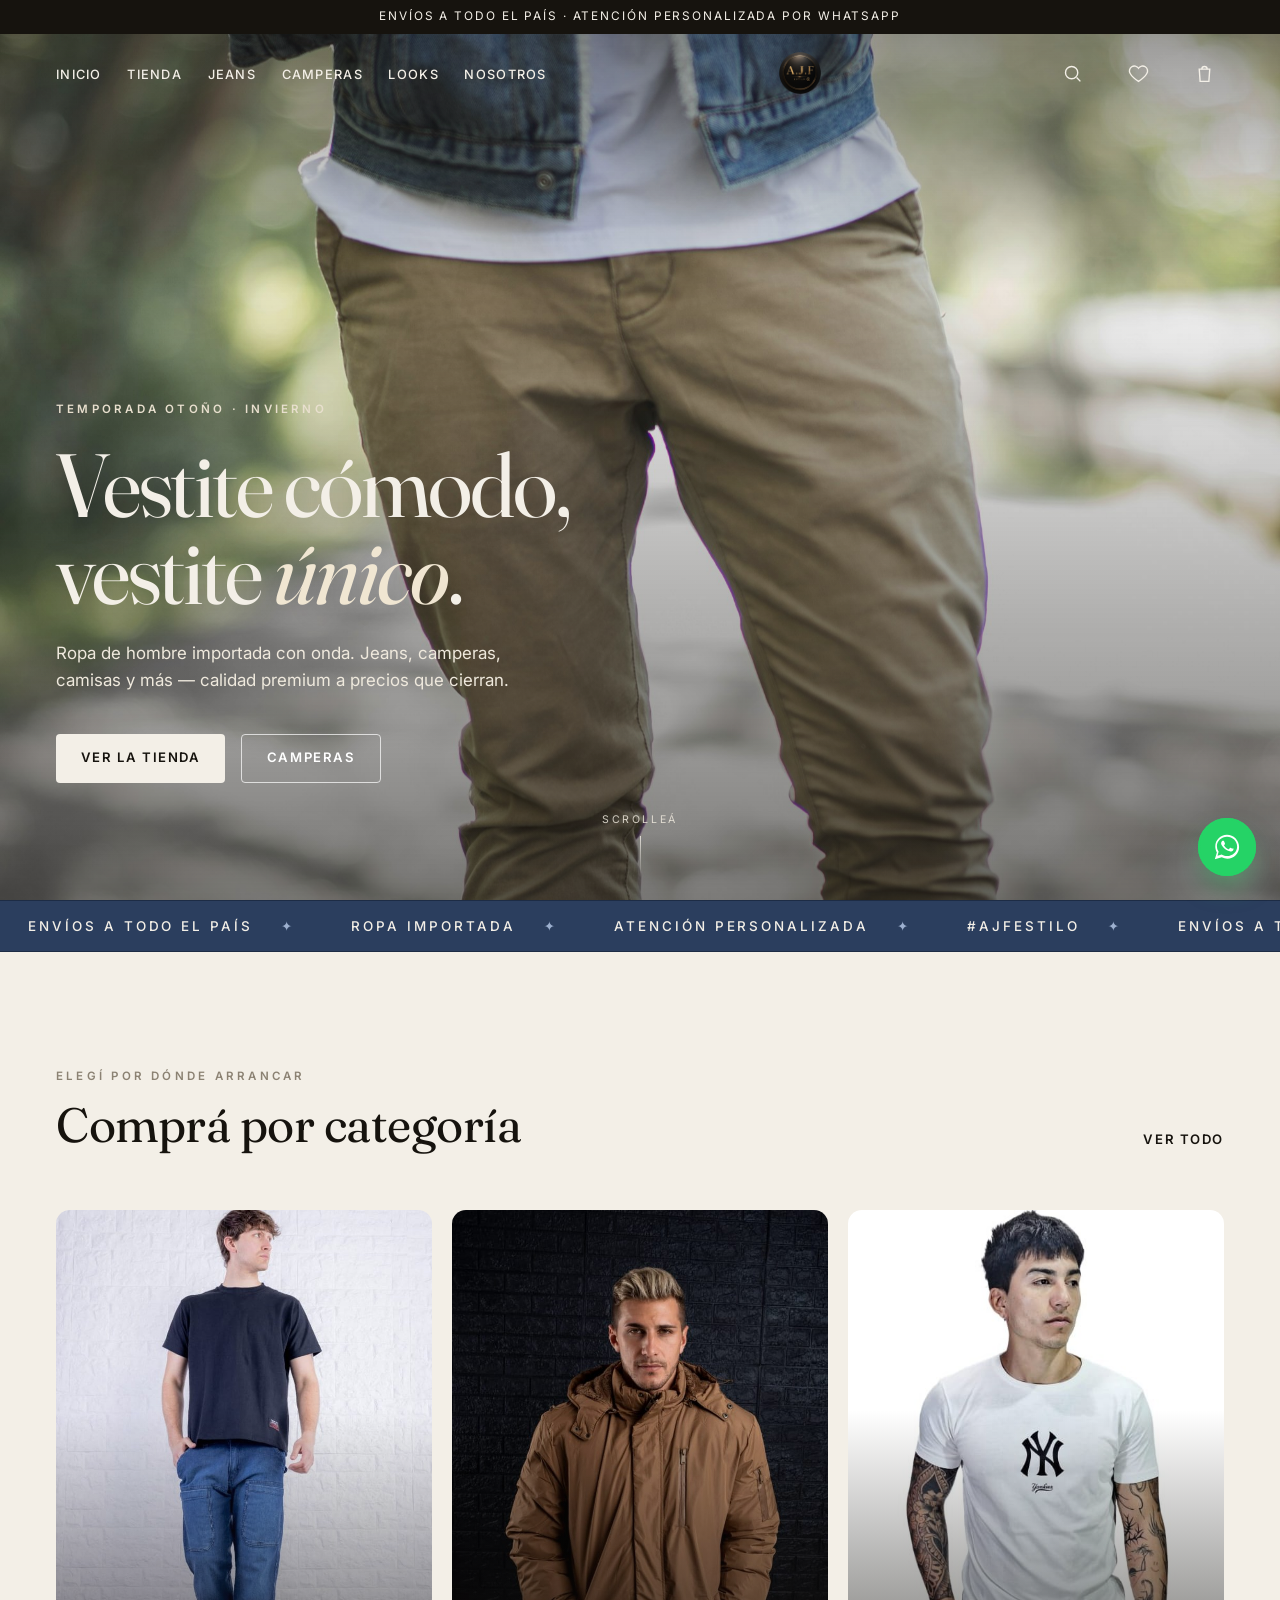
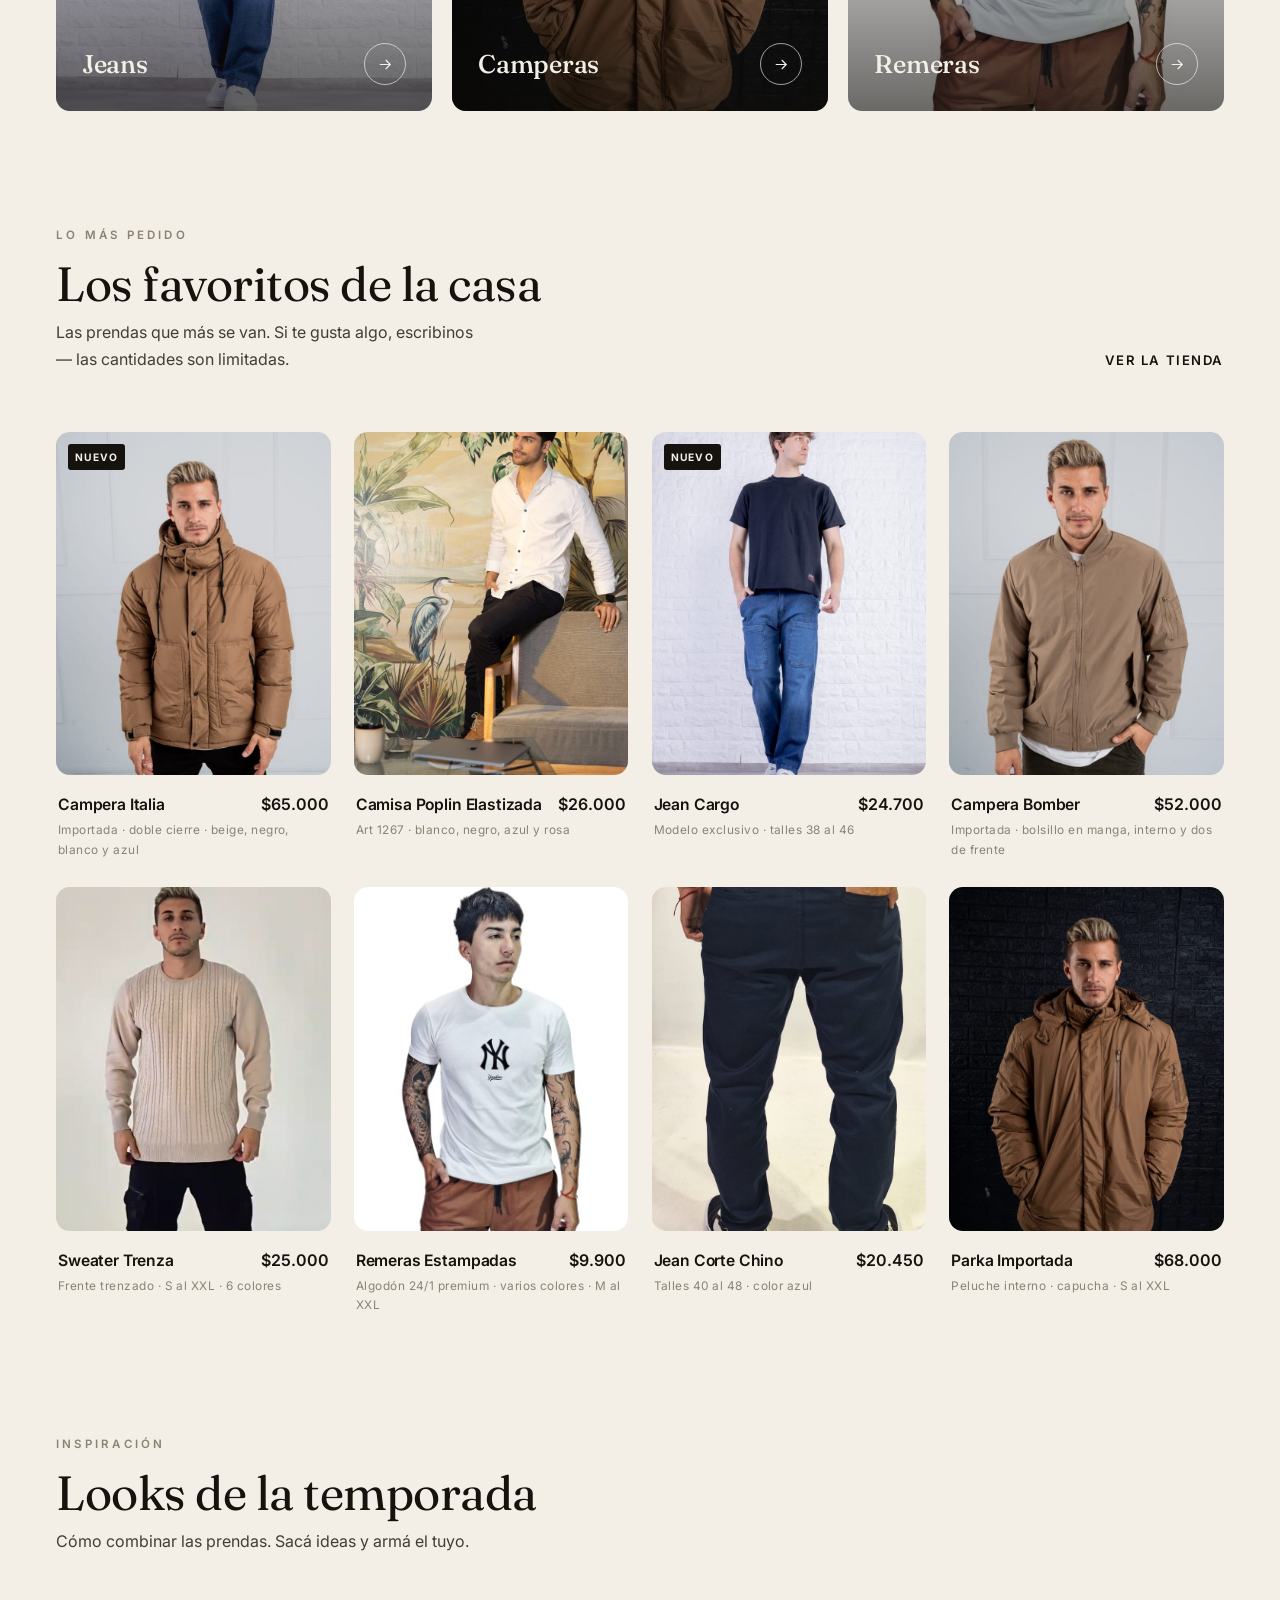
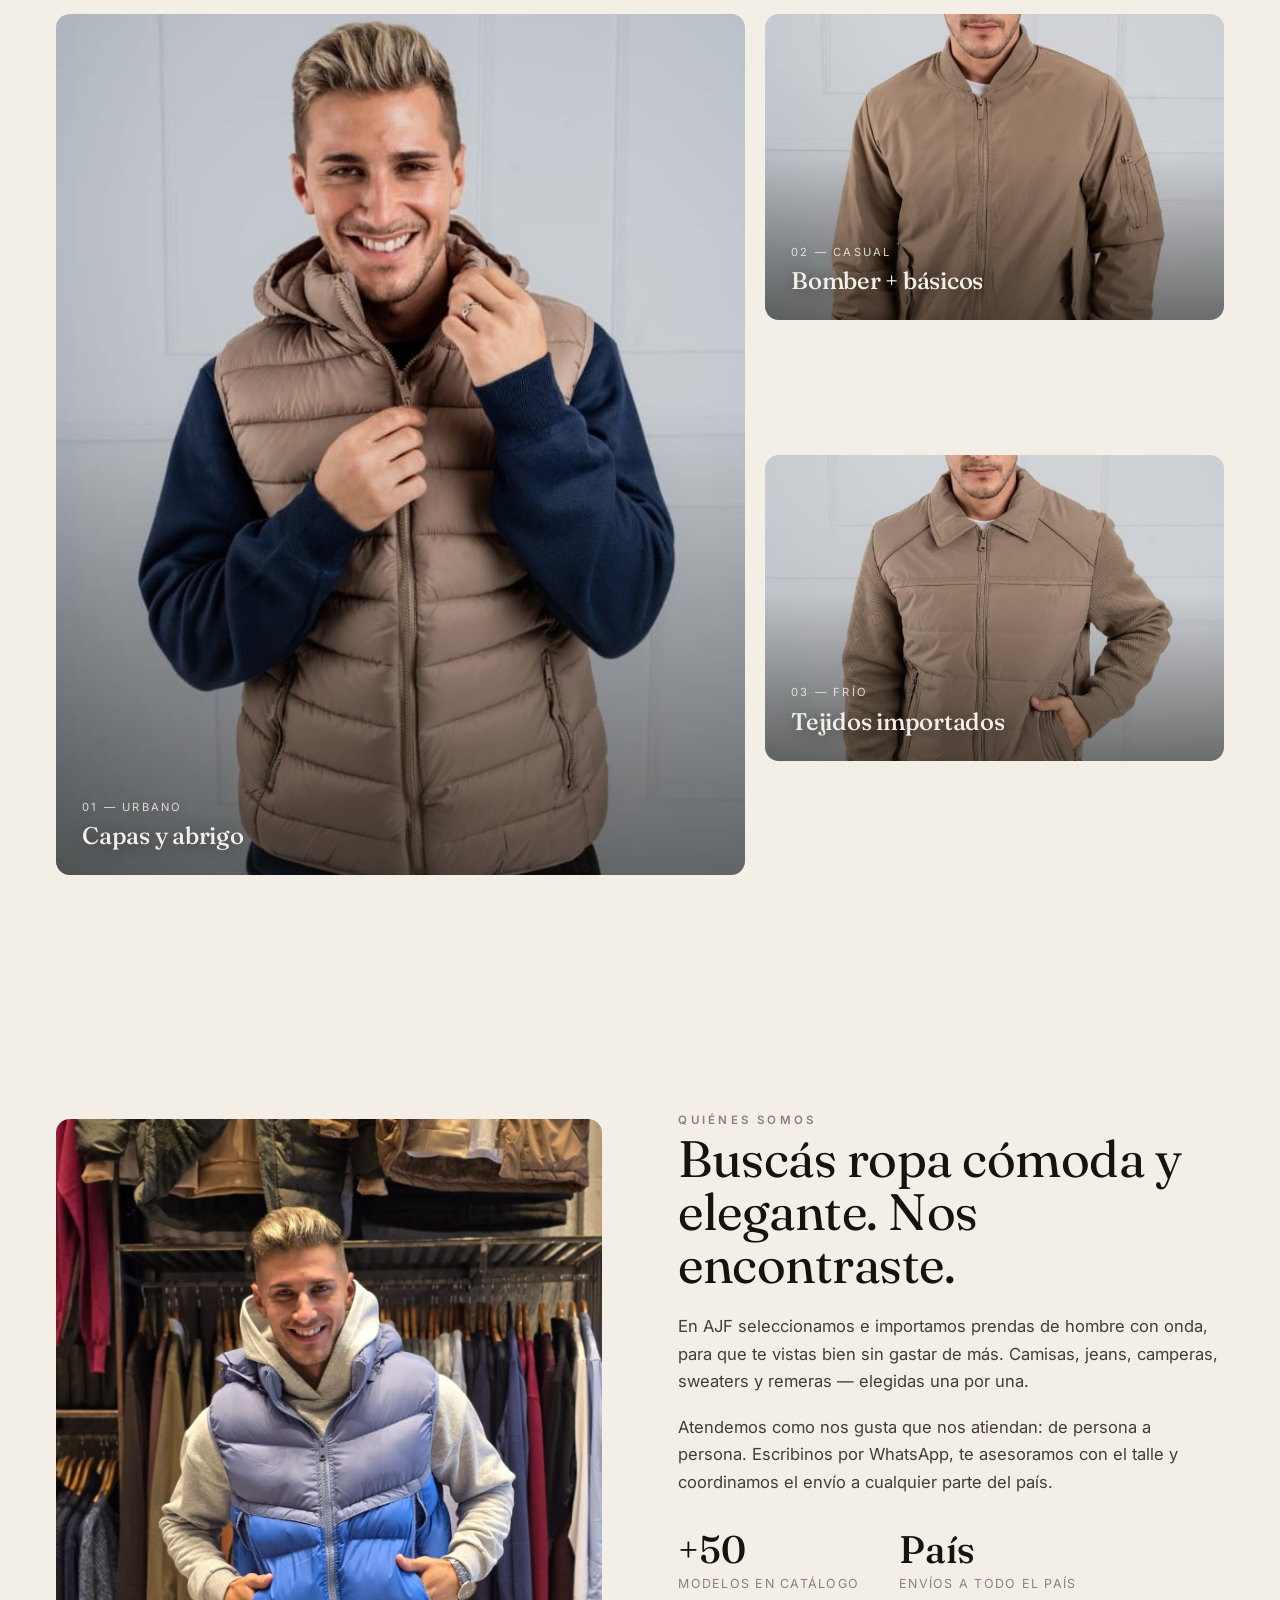
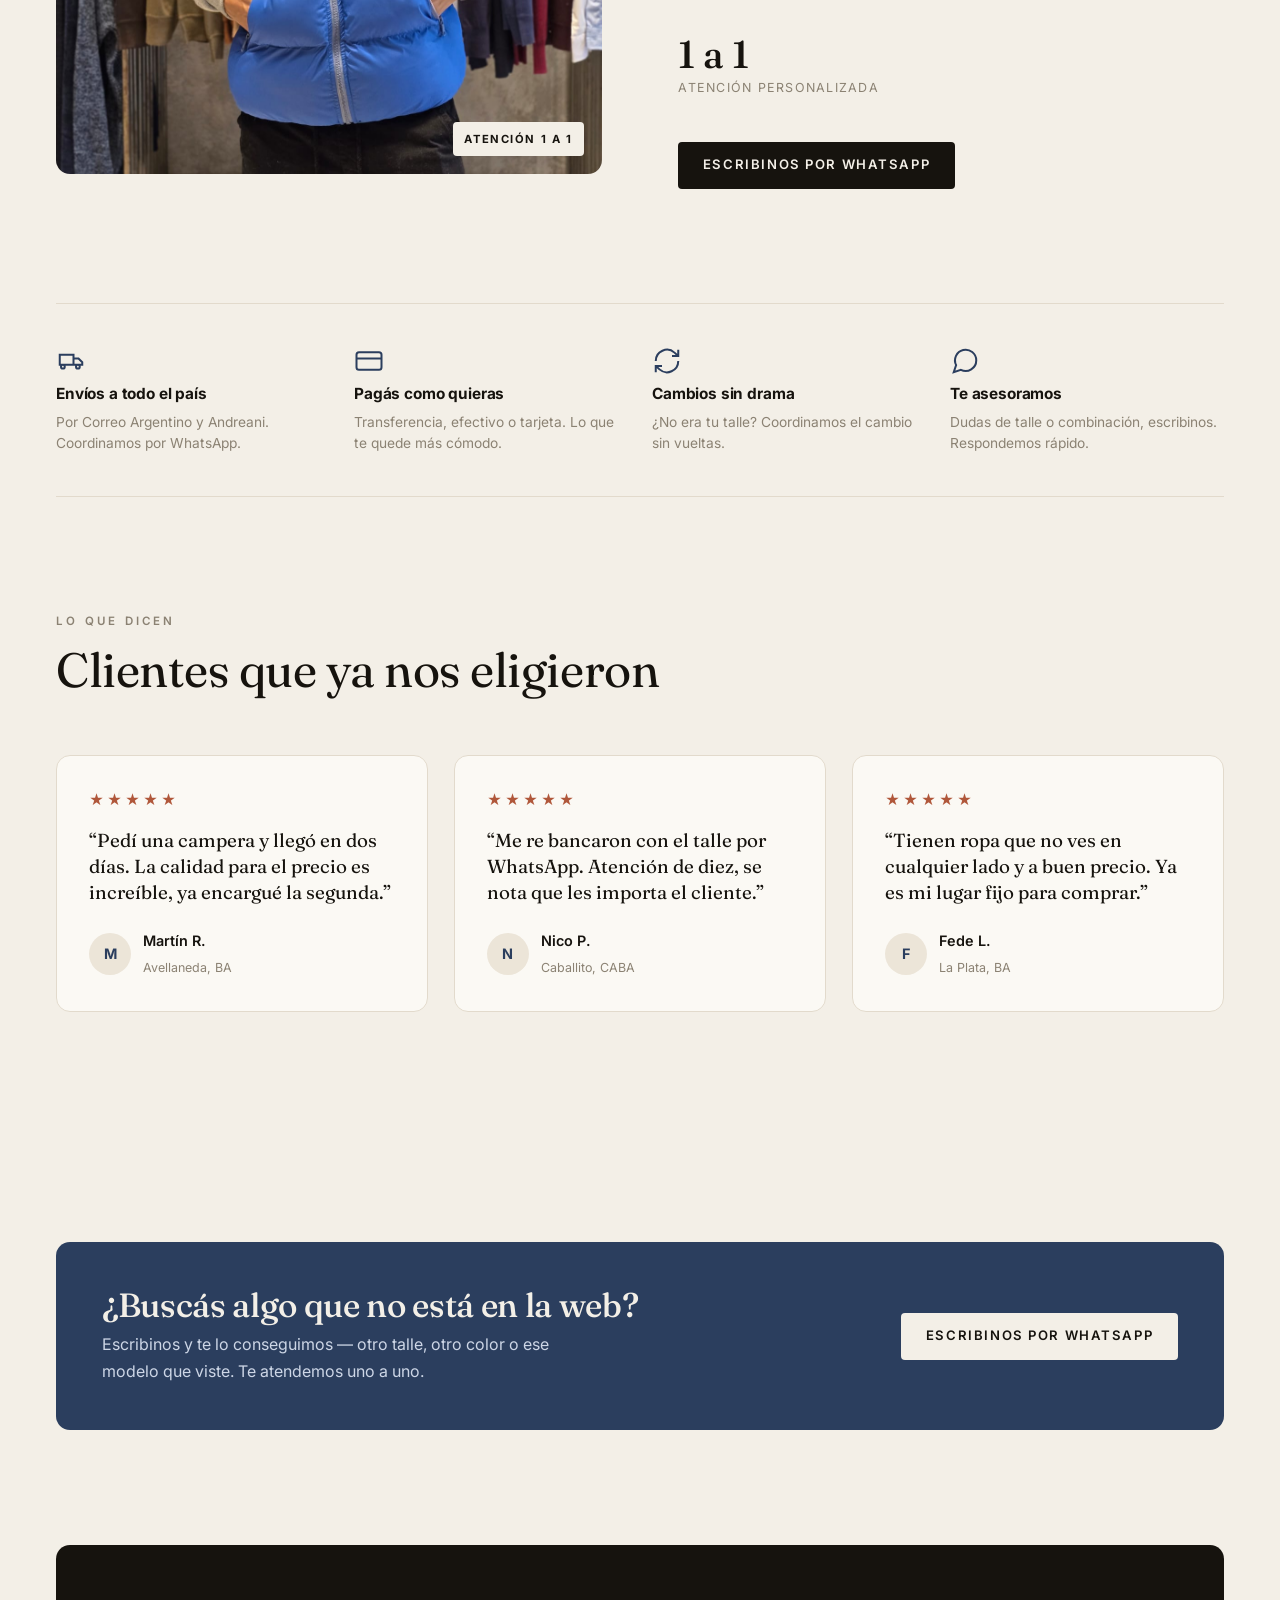
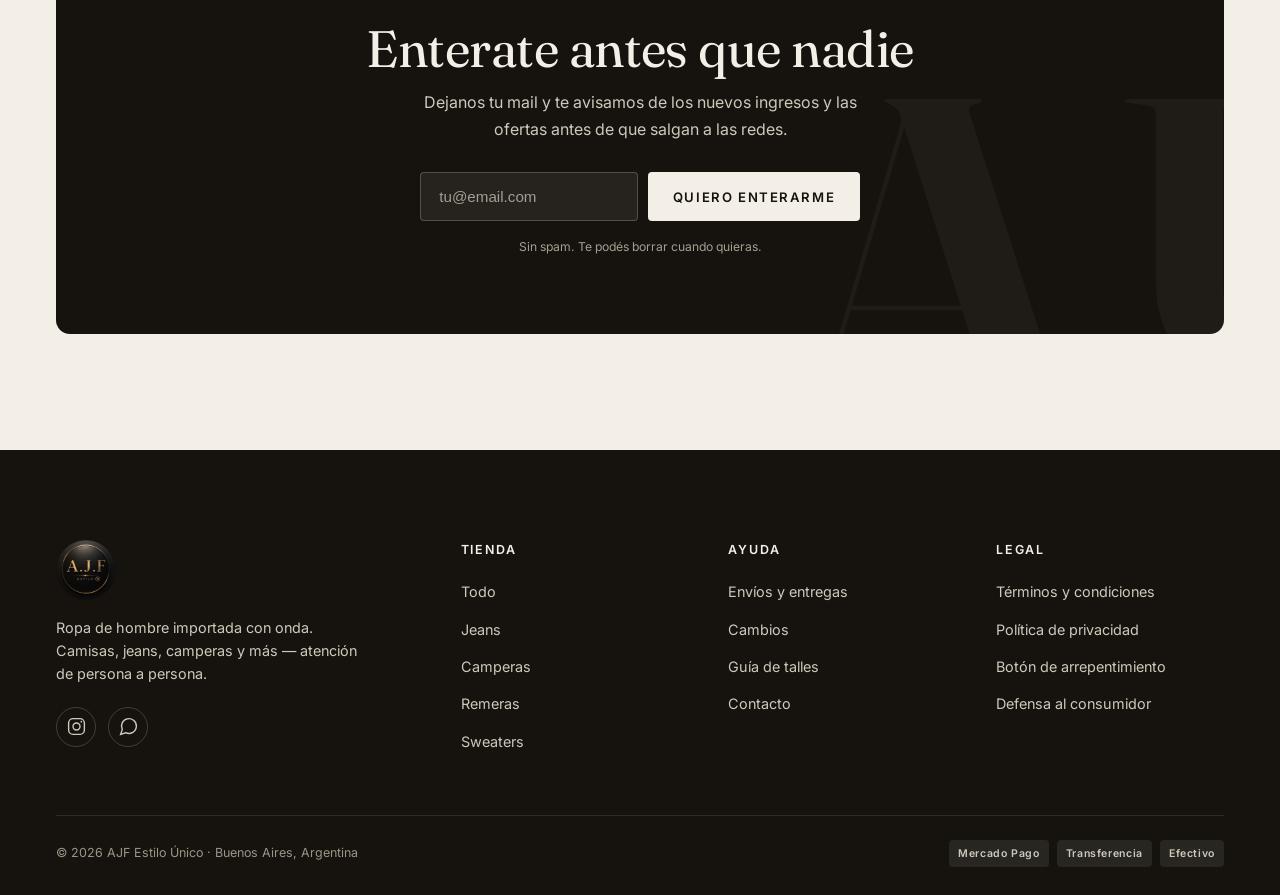
<file: index.html>
<!DOCTYPE html>
<html lang="es-AR" class="home">
<head>
<meta charset="UTF-8">
<meta name="viewport" content="width=device-width, initial-scale=1">
<title>AJF Estilo Único — Ropa de hombre importada | Envíos a todo el país</title>
<meta name="description" content="Ropa de hombre importada: jeans, camisas, camperas, sweaters y remeras. Calidad premium, precios que cierran. Envíos a todo el país. Comprá fácil por WhatsApp.">
<meta name="theme-color" content="#16130E">
<link rel="canonical" href="https://ajfestilo.com.ar/">
<meta property="og:type" content="website">
<meta property="og:title" content="AJF Estilo Único — Vestite cómodo, vestite único">
<meta property="og:description" content="Ropa de hombre importada con onda. Jeans, camperas, camisas y más.">
<meta property="og:image" content="assets/img/catalog/catalog-24.jpg">
<meta property="og:locale" content="es_AR">
<link rel="icon" type="image/png" href="assets/img/logo.png">
<link rel="preconnect" href="https://fonts.googleapis.com">
<link rel="preconnect" href="https://fonts.gstatic.com" crossorigin>
<link href="https://fonts.googleapis.com/css2?family=Fraunces:ital,opsz,wght@0,9..144,400;0,9..144,500;0,9..144,600;1,9..144,400;1,9..144,500&family=Inter:wght@400;500;600;700&display=swap" rel="stylesheet">
<link rel="stylesheet" href="assets/css/styles.css">
</head>
<body class="home">

<header class="site-header">
  <div class="announcement">Envíos a todo el país · Atención personalizada por WhatsApp</div>
  <nav class="nav">
    <button id="navToggle" class="nav__toggle" aria-label="Abrir menú"><svg class="icon" viewBox="0 0 24 24"><path d="M3 6h18M3 12h18M3 18h18"/></svg></button>
    <ul class="nav__links">
      <li><a href="index.html">Inicio</a></li>
      <li><a href="tienda.html">Tienda</a></li>
      <li><a href="tienda.html?cat=jeans">Jeans</a></li>
      <li><a href="tienda.html?cat=camperas">Camperas</a></li>
      <li><a href="#lookbook">Looks</a></li>
      <li><a href="#nosotros">Nosotros</a></li>
    </ul>
    <a href="index.html" class="brand" aria-label="AJF Estilo Único, inicio"><img class="brand-logo" src="assets/img/logo.png" alt="AJF Estilo Único"></a>
    <div class="nav__actions">
      <button aria-label="Buscar"><svg class="icon" viewBox="0 0 24 24"><circle cx="11" cy="11" r="7"/><path d="m21 21-4.3-4.3"/></svg></button>
      <button aria-label="Favoritos" class="hide-mobile"><svg class="icon" viewBox="0 0 24 24"><path d="M12 21s-7-4.5-9.5-9A5 5 0 0 1 12 6a5 5 0 0 1 9.5 6c-2.5 4.5-9.5 9-9.5 9z"/></svg></button>
      <button id="cartOpen" class="cart-btn" aria-label="Carrito"><svg class="icon" viewBox="0 0 24 24"><path d="M6 7h12l-1 14H7L6 7z"/><path d="M9 7a3 3 0 0 1 6 0"/></svg><span class="cart-count" id="cartCount" style="visibility:hidden">0</span></button>
    </div>
  </nav>
</header>

<div id="mobileMenu" class="drawer" style="left:0;right:auto;transform:translateX(-100%);width:min(360px,100%);z-index:100">
  <div class="drawer__head"><span class="brand"><img class="brand-logo brand-logo--sm" src="assets/img/logo.png" alt="AJF"></span>
    <button id="menuClose" aria-label="Cerrar"><svg class="icon" viewBox="0 0 24 24"><path d="M6 6l12 12M18 6 6 18"/></svg></button>
  </div>
  <div class="drawer__items" style="padding-top:18px">
    <a href="index.html" style="display:block;font-family:var(--font-display);font-size:1.7rem;padding:14px 0;border-bottom:1px solid var(--line)">Inicio</a>
    <a href="tienda.html" style="display:block;font-family:var(--font-display);font-size:1.7rem;padding:14px 0;border-bottom:1px solid var(--line)">Tienda</a>
    <a href="tienda.html?cat=jeans" style="display:block;font-family:var(--font-display);font-size:1.7rem;padding:14px 0;border-bottom:1px solid var(--line)">Jeans</a>
    <a href="tienda.html?cat=camperas" style="display:block;font-family:var(--font-display);font-size:1.7rem;padding:14px 0;border-bottom:1px solid var(--line)">Camperas</a>
    <a href="#lookbook" style="display:block;font-family:var(--font-display);font-size:1.7rem;padding:14px 0;border-bottom:1px solid var(--line)">Looks</a>
    <a href="#nosotros" style="display:block;font-family:var(--font-display);font-size:1.7rem;padding:14px 0;border-bottom:1px solid var(--line)">Nosotros</a>
  </div>
</div>

<main>
  <!-- HERO -->
  <section class="hero">
    <div class="hero__media"><img src="assets/img/hero.jpg" alt="AJF Estilo Único — moda masculina importada" fetchpriority="high" style="object-position:center 25%"></div>
    <div class="container hero__inner">
      <p class="eyebrow hero__eyebrow reveal">Temporada Otoño · Invierno</p>
      <h1 class="display reveal" data-d="1">Vestite cómodo,<br>vestite <em>único</em>.</h1>
      <p class="hero__sub reveal" data-d="2">Ropa de hombre importada con onda. Jeans, camperas, camisas y más — calidad premium a precios que cierran.</p>
      <div class="hero__cta reveal" data-d="3">
        <a href="tienda.html" class="btn btn--light">Ver la tienda</a>
        <a href="tienda.html?cat=camperas" class="btn" style="background:transparent;border:1px solid rgba(255,255,255,.7);color:#fff">Camperas</a>
      </div>
    </div>
    <div class="scroll-hint">Scrolleá</div>
  </section>

  <!-- MARQUEE -->
  <div class="marquee" aria-hidden="true">
    <div class="marquee__track">
      <span>Envíos a todo el país</span><span>Ropa importada</span><span>Atención personalizada</span><span>#AJFEstilo</span>
      <span>Envíos a todo el país</span><span>Ropa importada</span><span>Atención personalizada</span><span>#AJFEstilo</span>
    </div>
  </div>

  <!-- CATEGORÍAS -->
  <section class="section container">
    <div class="section-head reveal">
      <div><span class="eyebrow">Elegí por dónde arrancar</span><h2>Comprá por categoría</h2></div>
      <a href="tienda.html" class="link-underline">Ver todo</a>
    </div>
    <div class="cats">
      <a href="tienda.html?cat=jeans" class="cat reveal"><img src="assets/img/catalog/catalog-40.jpg" alt="Jeans" loading="lazy">
        <div class="cat__label"><h3>Jeans</h3><span class="arrow"><svg class="icon" viewBox="0 0 24 24" style="width:18px"><path d="M5 12h14M13 6l6 6-6 6"/></svg></span></div></a>
      <a href="tienda.html?cat=camperas" class="cat reveal" data-d="1"><img src="assets/img/catalog/catalog-25.jpg" alt="Camperas y sacos" loading="lazy">
        <div class="cat__label"><h3>Camperas</h3><span class="arrow"><svg class="icon" viewBox="0 0 24 24" style="width:18px"><path d="M5 12h14M13 6l6 6-6 6"/></svg></span></div></a>
      <a href="tienda.html?cat=remeras" class="cat reveal" data-d="2"><img src="assets/img/catalog/catalog-46.jpg" alt="Remeras" loading="lazy">
        <div class="cat__label"><h3>Remeras</h3><span class="arrow"><svg class="icon" viewBox="0 0 24 24" style="width:18px"><path d="M5 12h14M13 6l6 6-6 6"/></svg></span></div></a>
    </div>
  </section>

  <!-- DESTACADOS (render desde products.js) -->
  <section class="section container" style="padding-top:0">
    <div class="section-head reveal">
      <div><span class="eyebrow">Lo más pedido</span><h2>Los favoritos de la casa</h2>
        <p>Las prendas que más se van. Si te gusta algo, escribinos — las cantidades son limitadas.</p></div>
      <a href="tienda.html" class="link-underline">Ver la tienda</a>
    </div>
    <div class="products" id="featuredGrid"></div>
  </section>

  <!-- LOOKBOOK -->
  <section class="section container" id="lookbook" style="padding-top:0">
    <div class="section-head reveal">
      <div><span class="eyebrow">Inspiración</span><h2>Looks de la temporada</h2>
        <p>Cómo combinar las prendas. Sacá ideas y armá el tuyo.</p></div>
    </div>
    <div class="lookbook">
      <a href="tienda.html?cat=camperas" class="look look--tall reveal">
        <img src="assets/img/catalog/catalog-23.jpg" alt="Look con chaleco AJF" loading="lazy">
        <div class="look__cap"><span>01 — Urbano</span><h3>Capas y abrigo</h3></div>
      </a>
      <div class="lookbook__col">
        <a href="tienda.html?cat=camperas" class="look look--wide reveal" data-d="1">
          <img src="assets/img/catalog/catalog-11.jpg" alt="Look con bomber AJF" loading="lazy">
          <div class="look__cap"><span>02 — Casual</span><h3>Bomber + básicos</h3></div>
        </a>
        <a href="tienda.html?cat=sweaters" class="look look--wide reveal" data-d="2">
          <img src="assets/img/catalog/catalog-12.jpg" alt="Look con sweater AJF" loading="lazy">
          <div class="look__cap"><span>03 — Frío</span><h3>Tejidos importados</h3></div>
        </a>
      </div>
    </div>
  </section>

  <!-- NOSOTROS -->
  <section class="section container" id="nosotros">
    <div class="split split--reverse">
      <div class="split__media reveal">
        <img src="assets/img/catalog/catalog-22.jpg" alt="AJF Estilo Único" loading="lazy">
        <span class="stamp">Atención 1 a 1</span>
      </div>
      <div class="reveal" data-d="1">
        <span class="eyebrow">Quiénes somos</span>
        <h2>Buscás ropa cómoda y elegante. Nos encontraste.</h2>
        <p>En AJF seleccionamos e importamos prendas de hombre con onda, para que te vistas bien sin gastar de más. Camisas, jeans, camperas, sweaters y remeras — elegidas una por una.</p>
        <p>Atendemos como nos gusta que nos atiendan: de persona a persona. Escribinos por WhatsApp, te asesoramos con el talle y coordinamos el envío a cualquier parte del país.</p>
        <div class="stats">
          <div class="stat"><strong>+50</strong><span>Modelos en catálogo</span></div>
          <div class="stat"><strong>País</strong><span>Envíos a todo el país</span></div>
          <div class="stat"><strong>1 a 1</strong><span>Atención personalizada</span></div>
        </div>
        <a class="btn" data-wa="Hola AJF! Quería hacer una consulta 👋" target="_blank" rel="noopener" style="margin-top:8px">Escribinos por WhatsApp</a>
      </div>
    </div>
  </section>

  <!-- PERKS -->
  <section class="container">
    <div class="perks">
      <div class="perk reveal"><svg class="icon" viewBox="0 0 24 24"><path d="M3 7h11v8H3zM14 10h4l3 3v2h-7M5.5 18a1.5 1.5 0 1 0 0-3 1.5 1.5 0 0 0 0 3zM17.5 18a1.5 1.5 0 1 0 0-3 1.5 1.5 0 0 0 0 3z"/></svg><h4>Envíos a todo el país</h4><p>Por Correo Argentino y Andreani. Coordinamos por WhatsApp.</p></div>
      <div class="perk reveal" data-d="1"><svg class="icon" viewBox="0 0 24 24"><rect x="2" y="5" width="20" height="14" rx="2"/><path d="M2 10h20"/></svg><h4>Pagás como quieras</h4><p>Transferencia, efectivo o tarjeta. Lo que te quede más cómodo.</p></div>
      <div class="perk reveal" data-d="2"><svg class="icon" viewBox="0 0 24 24"><path d="M3 12a9 9 0 0 1 15-6.7L21 8M21 12a9 9 0 0 1-15 6.7L3 16M21 3v5h-5M3 21v-5h5"/></svg><h4>Cambios sin drama</h4><p>¿No era tu talle? Coordinamos el cambio sin vueltas.</p></div>
      <div class="perk reveal" data-d="3"><svg class="icon" viewBox="0 0 24 24"><path d="M21 11.5a8.5 8.5 0 0 1-12.3 7.6L3 21l1.9-5.7A8.5 8.5 0 1 1 21 11.5z"/></svg><h4>Te asesoramos</h4><p>Dudas de talle o combinación, escribinos. Respondemos rápido.</p></div>
    </div>
  </section>

  <!-- TESTIMONIOS -->
  <section class="section container">
    <div class="section-head reveal"><div><span class="eyebrow">Lo que dicen</span><h2>Clientes que ya nos eligieron</h2></div></div>
    <div class="testi">
      <figure class="quote reveal"><div class="stars">★★★★★</div>
        <p>“Pedí una campera y llegó en dos días. La calidad para el precio es increíble, ya encargué la segunda.”</p>
        <footer><span class="avatar">M</span><div><cite>Martín R.</cite><small>Avellaneda, BA</small></div></footer></figure>
      <figure class="quote reveal" data-d="1"><div class="stars">★★★★★</div>
        <p>“Me re bancaron con el talle por WhatsApp. Atención de diez, se nota que les importa el cliente.”</p>
        <footer><span class="avatar">N</span><div><cite>Nico P.</cite><small>Caballito, CABA</small></div></footer></figure>
      <figure class="quote reveal" data-d="2"><div class="stars">★★★★★</div>
        <p>“Tienen ropa que no ves en cualquier lado y a buen precio. Ya es mi lugar fijo para comprar.”</p>
        <footer><span class="avatar">F</span><div><cite>Fede L.</cite><small>La Plata, BA</small></div></footer></figure>
    </div>
  </section>

  <!-- CTA ALGO ESPECIAL -->
  <section class="section container" style="padding-bottom:0">
    <div class="special-cta reveal">
      <div>
        <h3>¿Buscás algo que no está en la web?</h3>
        <p>Escribinos y te lo conseguimos — otro talle, otro color o ese modelo que viste. Te atendemos uno a uno.</p>
      </div>
      <a class="btn btn--light" data-wa="Hola AJF! Estoy buscando algo especial 👀" target="_blank" rel="noopener">Escribinos por WhatsApp</a>
    </div>
  </section>

  <!-- NEWSLETTER -->
  <section class="section container">
    <div class="news reveal">
      <h2>Enterate antes que nadie</h2>
      <p>Dejanos tu mail y te avisamos de los nuevos ingresos y las ofertas antes de que salgan a las redes.</p>
      <form data-news>
        <input type="email" placeholder="tu@email.com" required aria-label="Email">
        <button class="btn btn--light" type="submit">Quiero enterarme</button>
      </form>
      <small>Sin spam. Te podés borrar cuando quieras.</small>
    </div>
  </section>
</main>

<footer class="footer">
  <div class="container">
    <div class="footer__top">
      <div>
        <div class="brand"><img class="brand-logo brand-logo--footer" src="assets/img/logo.png" alt="AJF Estilo Único"></div>
        <p class="footer__about">Ropa de hombre importada con onda. Camisas, jeans, camperas y más — atención de persona a persona.</p>
        <div class="footer__social">
          <a href="https://instagram.com/ajestilounico1" aria-label="Instagram" target="_blank" rel="noopener"><svg class="icon" viewBox="0 0 24 24"><rect x="3" y="3" width="18" height="18" rx="5"/><circle cx="12" cy="12" r="4"/><circle cx="17.5" cy="6.5" r="1" fill="currentColor" stroke="none"/></svg></a>
          <a data-wa="Hola AJF! 👋" aria-label="WhatsApp" target="_blank" rel="noopener"><svg class="icon" viewBox="0 0 24 24"><path d="M21 11.5a8.5 8.5 0 0 1-12.3 7.6L3 21l1.9-5.7A8.5 8.5 0 1 1 21 11.5z"/></svg></a>
        </div>
      </div>
      <div><h5>Tienda</h5><ul>
        <li><a href="tienda.html">Todo</a></li><li><a href="tienda.html?cat=jeans">Jeans</a></li>
        <li><a href="tienda.html?cat=camperas">Camperas</a></li><li><a href="tienda.html?cat=remeras">Remeras</a></li>
        <li><a href="tienda.html?cat=sweaters">Sweaters</a></li></ul></div>
      <div><h5>Ayuda</h5><ul>
        <li><a data-wa="Hola AJF! Consulta sobre envíos" target="_blank" rel="noopener">Envíos y entregas</a></li>
        <li><a data-wa="Hola AJF! Consulta sobre cambios" target="_blank" rel="noopener">Cambios</a></li>
        <li><a href="#">Guía de talles</a></li><li><a data-wa="Hola AJF! Tengo una consulta" target="_blank" rel="noopener">Contacto</a></li></ul></div>
      <div><h5>Legal</h5><ul>
        <li><a href="#">Términos y condiciones</a></li><li><a href="#">Política de privacidad</a></li>
        <li><a href="#">Botón de arrepentimiento</a></li><li><a href="#">Defensa al consumidor</a></li></ul></div>
    </div>
    <div class="footer__bottom">
      <span>© <span data-year>2026</span> AJF Estilo Único · Buenos Aires, Argentina</span>
      <div class="footer__pay"><span>Mercado Pago</span><span>Transferencia</span><span>Efectivo</span></div>
    </div>
  </div>
</footer>

<div class="overlay" id="overlay"></div>
<aside class="drawer" id="cartDrawer" aria-label="Carrito de compras">
  <div class="drawer__head"><h3>Tu carrito</h3>
    <button id="cartClose" aria-label="Cerrar"><svg class="icon" viewBox="0 0 24 24"><path d="M6 6l12 12M18 6 6 18"/></svg></button>
  </div>
  <div class="drawer__items" id="cartItems"></div>
  <div class="drawer__foot">
    <div class="drawer__sub"><span>Subtotal</span><span id="cartSubtotal">$0</span></div>
    <p class="muted">Pagás de forma segura en la web.</p>
    <a class="btn btn--block" href="checkout.html">Finalizar compra</a>
  </div>
</aside>

<a class="wa" data-wa="Hola AJF! Te escribo desde la web 👋" aria-label="Escribinos por WhatsApp" target="_blank" rel="noopener">
  <svg viewBox="0 0 32 32"><path d="M16 3C9 3 3.5 8.5 3.5 15.5c0 2.3.6 4.4 1.7 6.3L3 29l7.4-2.1c1.8 1 3.9 1.5 6 1.5 7 0 12.5-5.5 12.5-12.5S23 3 16 3zm0 22.7c-1.9 0-3.7-.5-5.3-1.5l-.4-.2-4.4 1.2 1.2-4.3-.3-.4a10 10 0 0 1-1.6-5.5C5.2 9.6 10 5 16 5s10.8 4.6 10.8 10.5S22 25.7 16 25.7zm5.9-7.8c-.3-.2-1.9-.9-2.2-1s-.5-.2-.7.2-.8 1-1 1.2-.4.3-.7.1c-1.9-.9-3.1-1.7-4.4-3.9-.3-.6.3-.5.9-1.7.1-.2 0-.4 0-.6s-.7-1.7-1-2.3c-.3-.6-.5-.5-.7-.5h-.6c-.2 0-.6.1-.9.4-1.2 1.2-1.1 2.9-.2 4.4 1.7 2.8 3.6 4.6 6.7 5.8 2.4.9 2.9.8 3.5.7.8-.1 1.9-.8 2.1-1.5.3-.7.3-1.4.2-1.5-.1-.2-.3-.3-.6-.4z"/></svg>
</a>

<script src="assets/js/products.js"></script>
<script src="assets/js/main.js"></script>
</body>
</html>
</file>
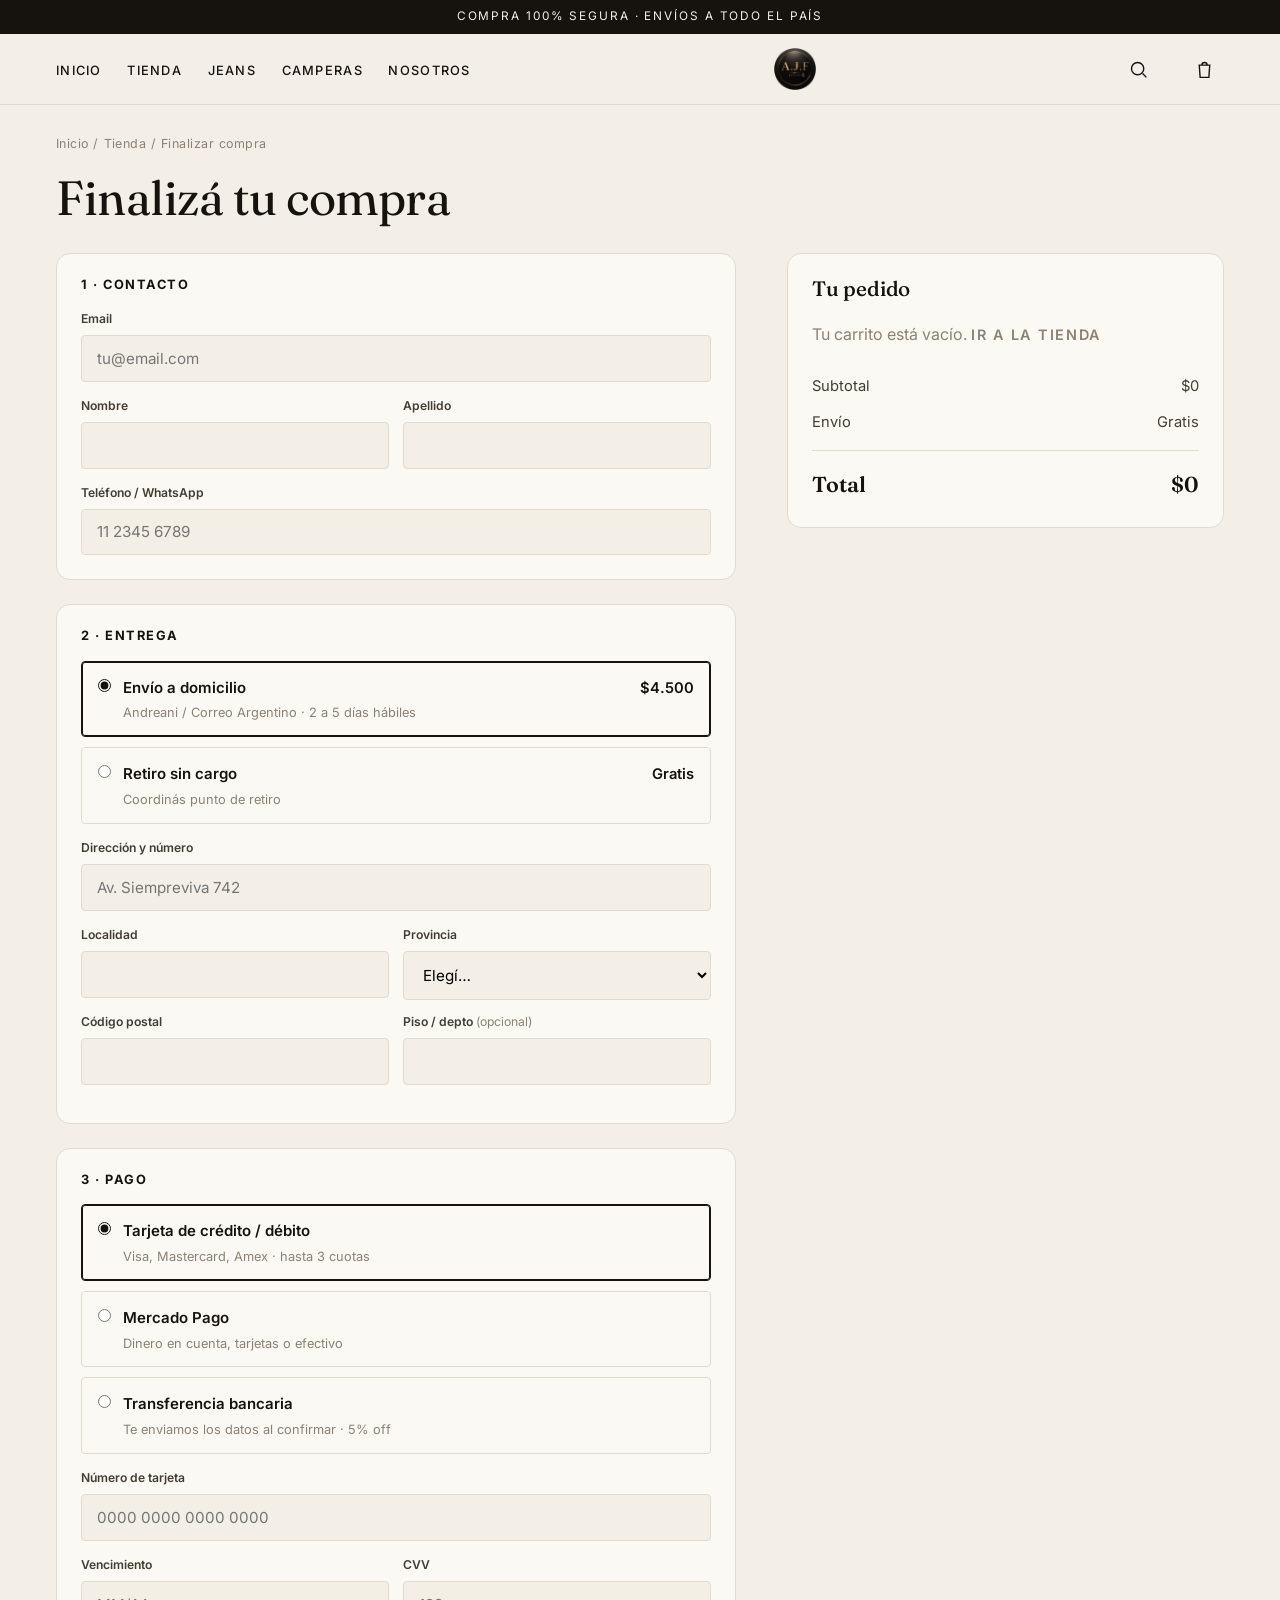
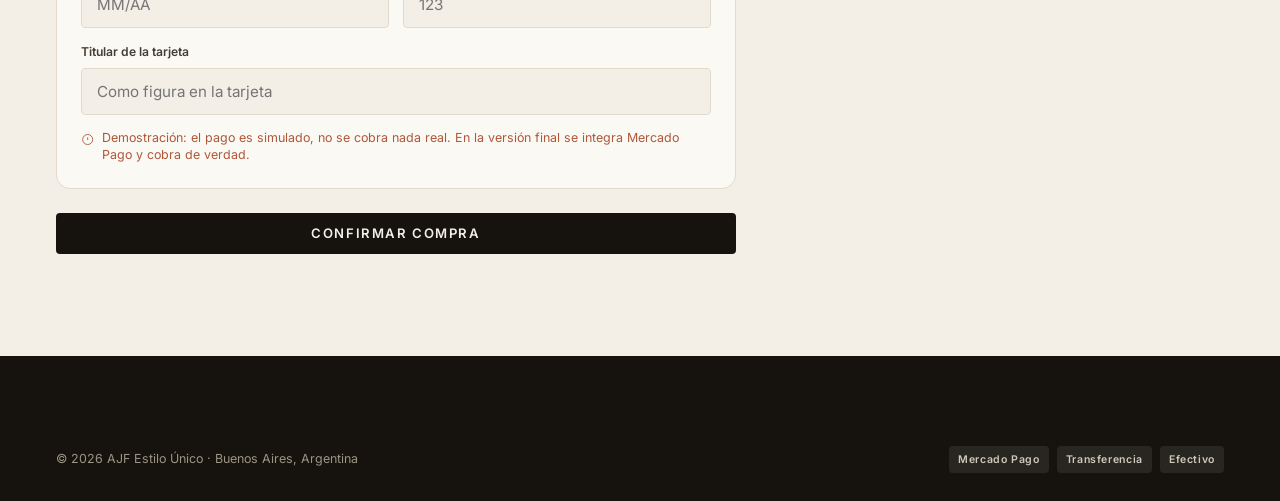
<file: checkout.html>
<!DOCTYPE html>
<html lang="es-AR">
<head>
<meta charset="UTF-8">
<meta name="viewport" content="width=device-width, initial-scale=1">
<title>Finalizar compra — AJF Estilo Único</title>
<meta name="robots" content="noindex">
<meta name="theme-color" content="#16130E">
<link rel="icon" type="image/png" href="assets/img/logo.png">
<link rel="preconnect" href="https://fonts.googleapis.com">
<link rel="preconnect" href="https://fonts.gstatic.com" crossorigin>
<link href="https://fonts.googleapis.com/css2?family=Fraunces:ital,opsz,wght@0,9..144,400;0,9..144,500;0,9..144,600;1,9..144,400;1,9..144,500&family=Inter:wght@400;500;600;700&display=swap" rel="stylesheet">
<link rel="stylesheet" href="assets/css/styles.css">
</head>
<body>

<header class="site-header solid">
  <div class="announcement">Compra 100% segura · Envíos a todo el país</div>
  <nav class="nav">
    <button id="navToggle" class="nav__toggle" aria-label="Abrir menú"><svg class="icon" viewBox="0 0 24 24"><path d="M3 6h18M3 12h18M3 18h18"/></svg></button>
    <ul class="nav__links">
      <li><a href="index.html">Inicio</a></li><li><a href="tienda.html">Tienda</a></li><li><a href="tienda.html?cat=jeans">Jeans</a></li>
      <li><a href="tienda.html?cat=camperas">Camperas</a></li><li><a href="index.html#nosotros">Nosotros</a></li>
    </ul>
    <a href="index.html" class="brand" aria-label="AJF Estilo Único, inicio"><img class="brand-logo" src="assets/img/logo.png" alt="AJF Estilo Único"></a>
    <div class="nav__actions">
      <button aria-label="Buscar"><svg class="icon" viewBox="0 0 24 24"><circle cx="11" cy="11" r="7"/><path d="m21 21-4.3-4.3"/></svg></button>
      <button id="cartOpen" class="cart-btn" aria-label="Carrito"><svg class="icon" viewBox="0 0 24 24"><path d="M6 7h12l-1 14H7L6 7z"/><path d="M9 7a3 3 0 0 1 6 0"/></svg><span class="cart-count" id="cartCount" style="visibility:hidden">0</span></button>
    </div>
  </nav>
</header>

<div id="mobileMenu" class="drawer" style="left:0;right:auto;transform:translateX(-100%);width:min(360px,100%);z-index:100">
  <div class="drawer__head"><span class="brand"><img class="brand-logo brand-logo--sm" src="assets/img/logo.png" alt="AJF"></span>
    <button id="menuClose" aria-label="Cerrar"><svg class="icon" viewBox="0 0 24 24"><path d="M6 6l12 12M18 6 6 18"/></svg></button></div>
  <div class="drawer__items" style="padding-top:18px">
    <a href="tienda.html" style="display:block;font-family:var(--font-display);font-size:1.7rem;padding:14px 0;border-bottom:1px solid var(--line)">Tienda</a>
    <a href="index.html" style="display:block;font-family:var(--font-display);font-size:1.7rem;padding:14px 0;border-bottom:1px solid var(--line)">Inicio</a>
  </div>
</div>

<main>
  <div class="container" style="padding-top:calc(var(--header-h) + 30px)">
    <p class="breadcrumb"><a href="index.html">Inicio</a> / <a href="tienda.html">Tienda</a> / Finalizar compra</p>

    <div id="checkoutLive">
      <h1 class="checkout-title">Finalizá tu compra</h1>
      <div class="checkout">
        <form class="checkout-form" id="checkoutForm" novalidate>
          <section class="cform-block">
            <h3>1 · Contacto</h3>
            <div class="field"><label for="ck-email">Email</label><input id="ck-email" type="email" placeholder="tu@email.com" required></div>
            <div class="grid2">
              <div class="field"><label for="ck-nombre">Nombre</label><input id="ck-nombre" required></div>
              <div class="field"><label for="ck-apellido">Apellido</label><input id="ck-apellido" required></div>
            </div>
            <div class="field"><label for="ck-tel">Teléfono / WhatsApp</label><input id="ck-tel" type="tel" placeholder="11 2345 6789" required></div>
          </section>

          <section class="cform-block">
            <h3>2 · Entrega</h3>
            <div class="opt-cards" id="shipOptions">
              <label class="opt-card active"><input type="radio" name="ship" value="domicilio" data-cost="4500" checked>
                <span><span class="oc-title">Envío a domicilio</span><span class="oc-sub">Andreani / Correo Argentino · 2 a 5 días hábiles</span></span><span class="oc-price">$4.500</span></label>
              <label class="opt-card"><input type="radio" name="ship" value="retiro" data-cost="0">
                <span><span class="oc-title">Retiro sin cargo</span><span class="oc-sub">Coordinás punto de retiro</span></span><span class="oc-price">Gratis</span></label>
            </div>
            <div class="collapsible open" id="shipFields"><div><div class="pad">
              <div class="field"><label for="ck-dir">Dirección y número</label><input id="ck-dir" placeholder="Av. Siempreviva 742" required></div>
              <div class="grid2">
                <div class="field"><label for="ck-loc">Localidad</label><input id="ck-loc" required></div>
                <div class="field"><label for="ck-prov">Provincia</label>
                  <select id="ck-prov" required><option value="">Elegí…</option><option>CABA</option><option>Buenos Aires</option><option>Córdoba</option><option>Santa Fe</option><option>Mendoza</option><option>Otra</option></select></div>
              </div>
              <div class="grid2">
                <div class="field"><label for="ck-cp">Código postal</label><input id="ck-cp" required></div>
                <div class="field"><label for="ck-piso">Piso / depto <span style="color:var(--muted);font-weight:400">(opcional)</span></label><input id="ck-piso"></div>
              </div>
            </div></div></div>
          </section>

          <section class="cform-block">
            <h3>3 · Pago</h3>
            <div class="opt-cards" id="payOptions">
              <label class="opt-card active"><input type="radio" name="pay" value="tarjeta" checked>
                <span><span class="oc-title">Tarjeta de crédito / débito</span><span class="oc-sub">Visa, Mastercard, Amex · hasta 3 cuotas</span></span></label>
              <label class="opt-card"><input type="radio" name="pay" value="mercadopago">
                <span><span class="oc-title">Mercado Pago</span><span class="oc-sub">Dinero en cuenta, tarjetas o efectivo</span></span></label>
              <label class="opt-card"><input type="radio" name="pay" value="transferencia">
                <span><span class="oc-title">Transferencia bancaria</span><span class="oc-sub">Te enviamos los datos al confirmar · 5% off</span></span></label>
            </div>
            <div class="collapsible open" id="cardFields"><div><div class="pad">
              <div class="field"><label for="ck-card">Número de tarjeta</label><input id="ck-card" inputmode="numeric" placeholder="0000 0000 0000 0000" maxlength="19"></div>
              <div class="grid2">
                <div class="field"><label for="ck-exp">Vencimiento</label><input id="ck-exp" placeholder="MM/AA" maxlength="5"></div>
                <div class="field"><label for="ck-cvv">CVV</label><input id="ck-cvv" inputmode="numeric" placeholder="123" maxlength="4"></div>
              </div>
              <div class="field"><label for="ck-titular">Titular de la tarjeta</label><input id="ck-titular" placeholder="Como figura en la tarjeta"></div>
            </div></div></div>
            <p class="demo-note"><svg class="icon" viewBox="0 0 24 24" style="width:16px;stroke:var(--clay)"><circle cx="12" cy="12" r="9"/><path d="M12 8v5M12 16h.01"/></svg>
              Demostración: el pago es simulado, no se cobra nada real. En la versión final se integra Mercado Pago y cobra de verdad.</p>
          </section>

          <button class="btn btn--block" type="submit">Confirmar compra</button>
        </form>

        <aside class="checkout-summary">
          <h3>Tu pedido</h3>
          <div id="checkoutItems"></div>
          <div class="sum-row"><span>Subtotal</span><span id="ckSub">$0</span></div>
          <div class="sum-row"><span>Envío</span><span id="ckShip">$4.500</span></div>
          <div class="sum-total"><span>Total</span><span id="ckTotal">$0</span></div>
        </aside>
      </div>
    </div>

    <div class="checkout-success" id="checkoutSuccess" hidden>
      <div class="ck-check"><svg viewBox="0 0 24 24"><path d="M4 12.5l5 5L20 6.5"/></svg></div>
      <h1>¡Gracias por tu compra!</h1>
      <p>Tu pedido se confirmó con éxito. Te mandamos el detalle por email.</p>
      <div class="order-id" id="orderId">Pedido #AJF-0000</div>
      <p style="margin-bottom:26px">Te vamos a contactar para coordinar la entrega.</p>
      <a href="index.html" class="btn">Volver al inicio</a>
    </div>
  </div>
</main>

<footer class="footer">
  <div class="container">
    <div class="footer__bottom" style="border:none;padding-top:0">
      <span>© <span data-year>2026</span> AJF Estilo Único · Buenos Aires, Argentina</span>
      <div class="footer__pay"><span>Mercado Pago</span><span>Transferencia</span><span>Efectivo</span></div>
    </div>
  </div>
</footer>

<div class="overlay" id="overlay"></div>
<aside class="drawer" id="cartDrawer" aria-label="Carrito de compras">
  <div class="drawer__head"><h3>Tu carrito</h3><button id="cartClose" aria-label="Cerrar"><svg class="icon" viewBox="0 0 24 24"><path d="M6 6l12 12M18 6 6 18"/></svg></button></div>
  <div class="drawer__items" id="cartItems"></div>
  <div class="drawer__foot"><div class="drawer__sub"><span>Subtotal</span><span id="cartSubtotal">$0</span></div>
    <p class="muted">Revisá tu pedido y completá los datos.</p>
    <a class="btn btn--block" href="checkout.html">Seguir comprando arriba</a></div>
</aside>

<script src="assets/js/products.js"></script>
<script src="assets/js/main.js"></script>
</body>
</html>
</file>
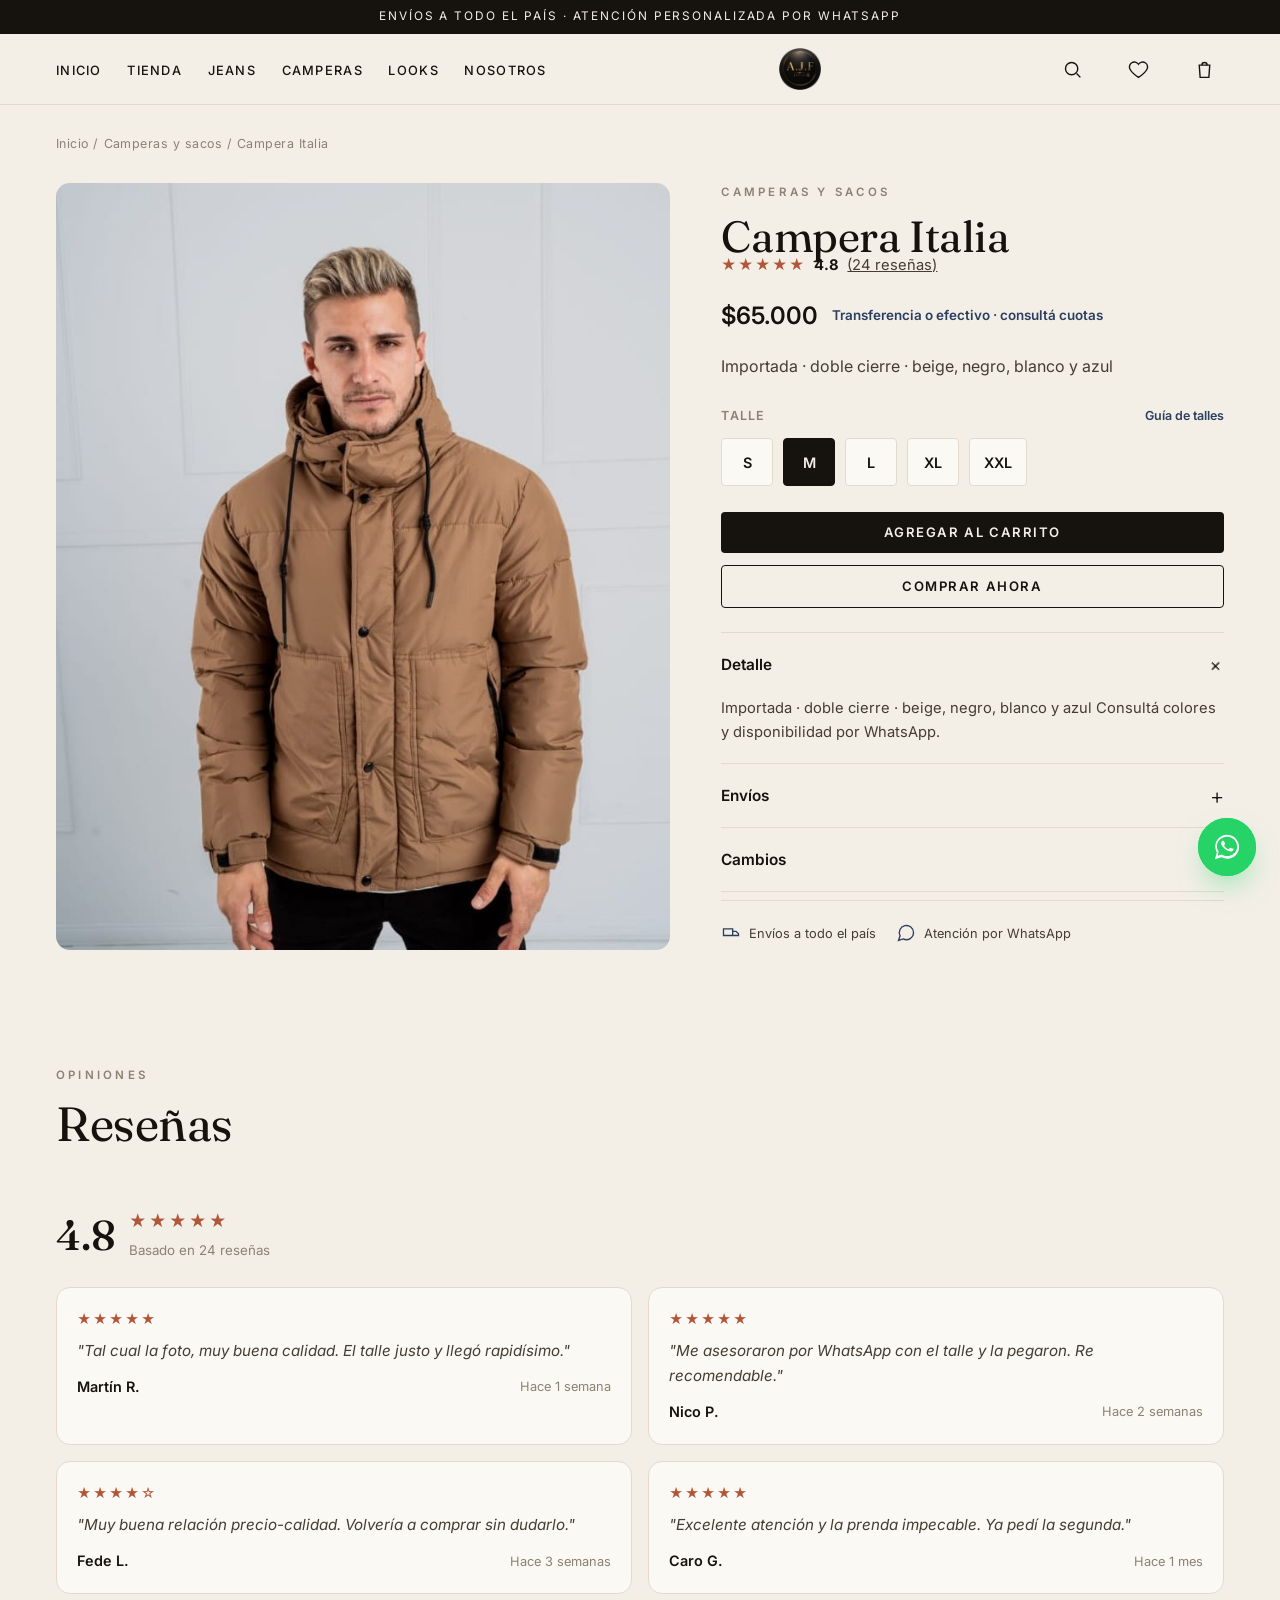
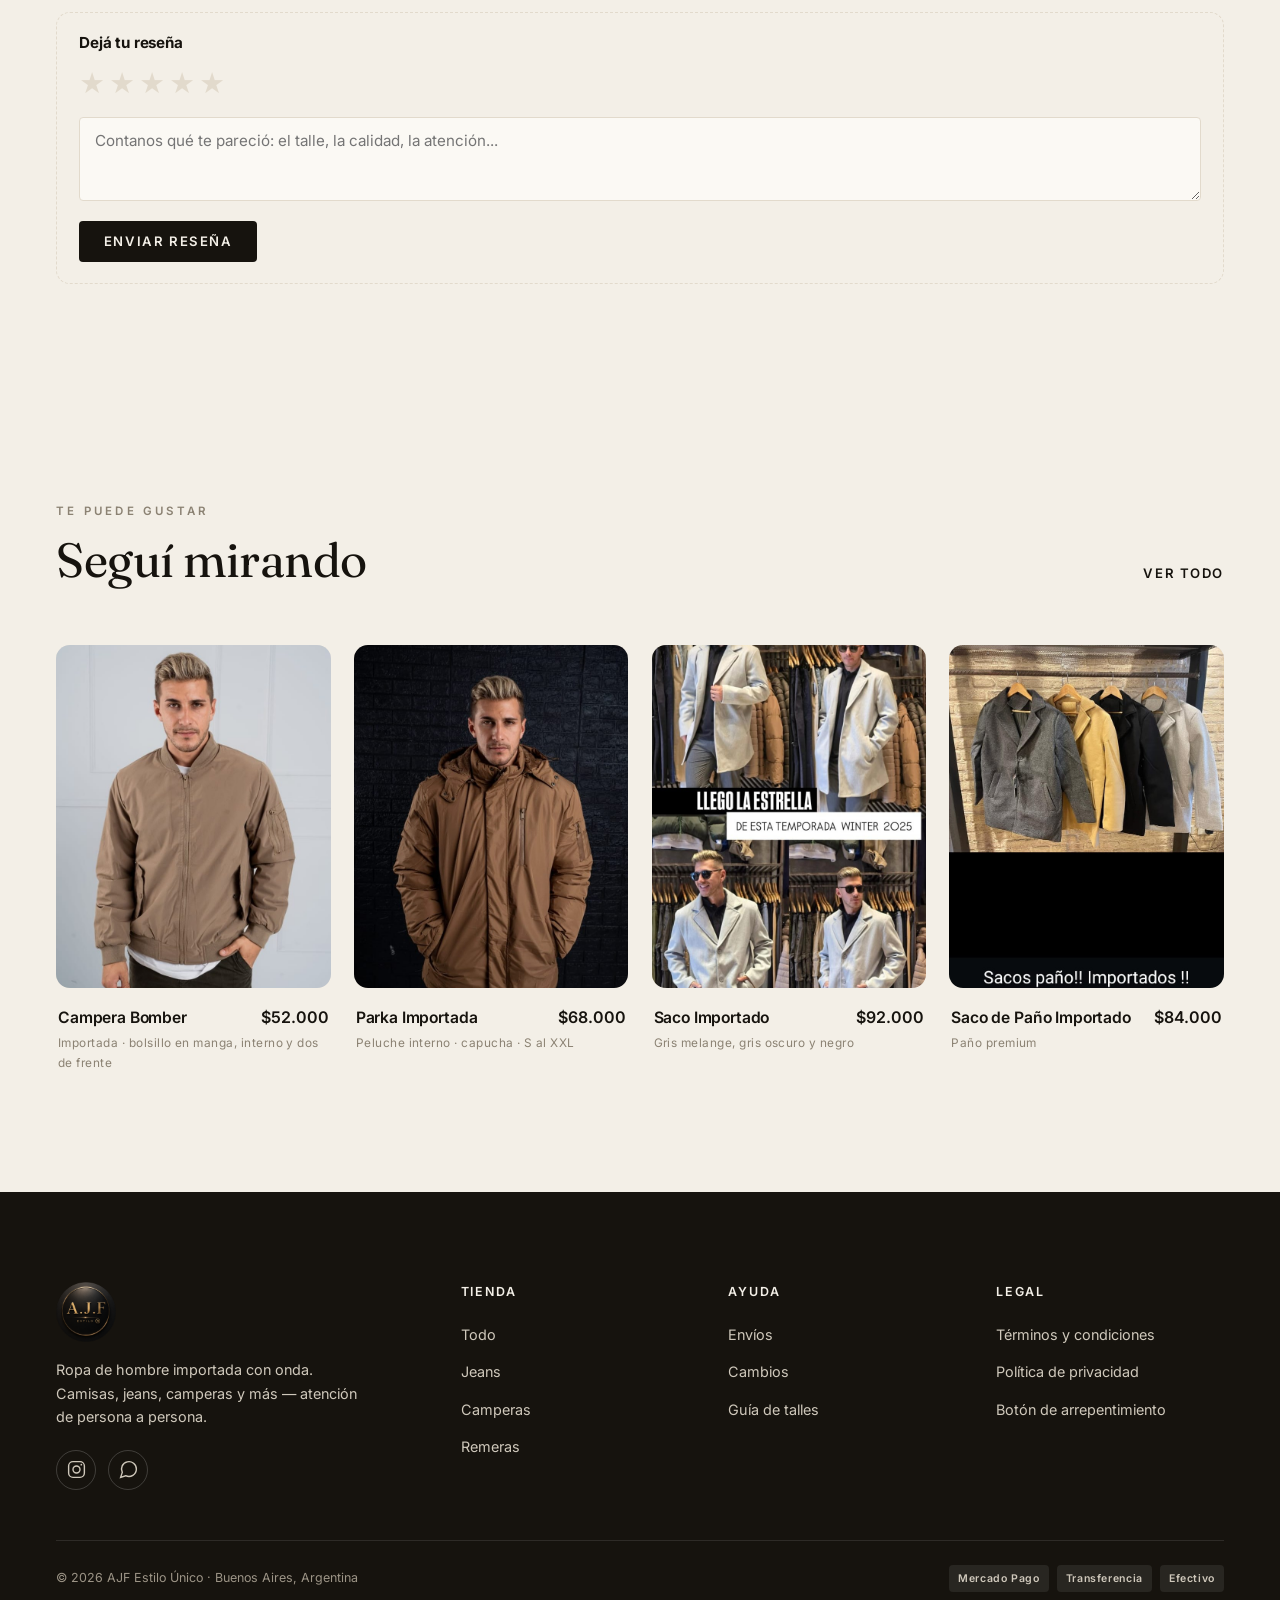
<file: producto.html>
<!DOCTYPE html>
<html lang="es-AR">
<head>
<meta charset="UTF-8">
<meta name="viewport" content="width=device-width, initial-scale=1">
<title>Producto — AJF Estilo Único</title>
<meta name="description" content="Detalle de producto — AJF Estilo Único. Ropa de hombre importada con envíos a todo el país.">
<meta name="theme-color" content="#16130E">
<link rel="icon" type="image/png" href="assets/img/logo.png">
<link rel="preconnect" href="https://fonts.googleapis.com">
<link rel="preconnect" href="https://fonts.gstatic.com" crossorigin>
<link href="https://fonts.googleapis.com/css2?family=Fraunces:ital,opsz,wght@0,9..144,400;0,9..144,500;0,9..144,600;1,9..144,400;1,9..144,500&family=Inter:wght@400;500;600;700&display=swap" rel="stylesheet">
<link rel="stylesheet" href="assets/css/styles.css">
</head>
<body>

<header class="site-header solid">
  <div class="announcement">Envíos a todo el país · Atención personalizada por WhatsApp</div>
  <nav class="nav">
    <button id="navToggle" class="nav__toggle" aria-label="Abrir menú"><svg class="icon" viewBox="0 0 24 24"><path d="M3 6h18M3 12h18M3 18h18"/></svg></button>
    <ul class="nav__links">
      <li><a href="index.html">Inicio</a></li><li><a href="tienda.html">Tienda</a></li><li><a href="tienda.html?cat=jeans">Jeans</a></li>
      <li><a href="tienda.html?cat=camperas">Camperas</a></li><li><a href="index.html#lookbook">Looks</a></li>
      <li><a href="index.html#nosotros">Nosotros</a></li>
    </ul>
    <a href="index.html" class="brand" aria-label="AJF Estilo Único, inicio"><img class="brand-logo" src="assets/img/logo.png" alt="AJF Estilo Único"></a>
    <div class="nav__actions">
      <button aria-label="Buscar"><svg class="icon" viewBox="0 0 24 24"><circle cx="11" cy="11" r="7"/><path d="m21 21-4.3-4.3"/></svg></button>
      <button aria-label="Favoritos" class="hide-mobile"><svg class="icon" viewBox="0 0 24 24"><path d="M12 21s-7-4.5-9.5-9A5 5 0 0 1 12 6a5 5 0 0 1 9.5 6c-2.5 4.5-9.5 9-9.5 9z"/></svg></button>
      <button id="cartOpen" class="cart-btn" aria-label="Carrito"><svg class="icon" viewBox="0 0 24 24"><path d="M6 7h12l-1 14H7L6 7z"/><path d="M9 7a3 3 0 0 1 6 0"/></svg><span class="cart-count" id="cartCount" style="visibility:hidden">0</span></button>
    </div>
  </nav>
</header>

<div id="mobileMenu" class="drawer" style="left:0;right:auto;transform:translateX(-100%);width:min(360px,100%);z-index:100">
  <div class="drawer__head"><span class="brand"><img class="brand-logo brand-logo--sm" src="assets/img/logo.png" alt="AJF"></span>
    <button id="menuClose" aria-label="Cerrar"><svg class="icon" viewBox="0 0 24 24"><path d="M6 6l12 12M18 6 6 18"/></svg></button></div>
  <div class="drawer__items" style="padding-top:18px">
    <a href="index.html" style="display:block;font-family:var(--font-display);font-size:1.7rem;padding:14px 0;border-bottom:1px solid var(--line)">Inicio</a>
    <a href="tienda.html" style="display:block;font-family:var(--font-display);font-size:1.7rem;padding:14px 0;border-bottom:1px solid var(--line)">Tienda</a>
    <a href="tienda.html?cat=jeans" style="display:block;font-family:var(--font-display);font-size:1.7rem;padding:14px 0;border-bottom:1px solid var(--line)">Jeans</a>
    <a href="tienda.html?cat=camperas" style="display:block;font-family:var(--font-display);font-size:1.7rem;padding:14px 0;border-bottom:1px solid var(--line)">Camperas</a>
    <a href="index.html#nosotros" style="display:block;font-family:var(--font-display);font-size:1.7rem;padding:14px 0;border-bottom:1px solid var(--line)">Nosotros</a>
  </div>
</div>

<main>
  <div class="container" id="pdpRoot"><!-- render desde products.js / main.js --></div>
</main>

<footer class="footer">
  <div class="container">
    <div class="footer__top">
      <div>
        <div class="brand"><img class="brand-logo brand-logo--footer" src="assets/img/logo.png" alt="AJF Estilo Único"></div>
        <p class="footer__about">Ropa de hombre importada con onda. Camisas, jeans, camperas y más — atención de persona a persona.</p>
        <div class="footer__social">
          <a href="https://instagram.com/ajestilounico1" aria-label="Instagram" target="_blank" rel="noopener"><svg class="icon" viewBox="0 0 24 24"><rect x="3" y="3" width="18" height="18" rx="5"/><circle cx="12" cy="12" r="4"/><circle cx="17.5" cy="6.5" r="1" fill="currentColor" stroke="none"/></svg></a>
          <a data-wa="Hola AJF! 👋" aria-label="WhatsApp" target="_blank" rel="noopener"><svg class="icon" viewBox="0 0 24 24"><path d="M21 11.5a8.5 8.5 0 0 1-12.3 7.6L3 21l1.9-5.7A8.5 8.5 0 1 1 21 11.5z"/></svg></a>
        </div>
      </div>
      <div><h5>Tienda</h5><ul><li><a href="tienda.html">Todo</a></li><li><a href="tienda.html?cat=jeans">Jeans</a></li><li><a href="tienda.html?cat=camperas">Camperas</a></li><li><a href="tienda.html?cat=remeras">Remeras</a></li></ul></div>
      <div><h5>Ayuda</h5><ul><li><a data-wa="Hola AJF! Consulta sobre envíos" target="_blank" rel="noopener">Envíos</a></li><li><a data-wa="Hola AJF! Consulta sobre cambios" target="_blank" rel="noopener">Cambios</a></li><li><a href="#">Guía de talles</a></li></ul></div>
      <div><h5>Legal</h5><ul><li><a href="#">Términos y condiciones</a></li><li><a href="#">Política de privacidad</a></li><li><a href="#">Botón de arrepentimiento</a></li></ul></div>
    </div>
    <div class="footer__bottom">
      <span>© <span data-year>2026</span> AJF Estilo Único · Buenos Aires, Argentina</span>
      <div class="footer__pay"><span>Mercado Pago</span><span>Transferencia</span><span>Efectivo</span></div>
    </div>
  </div>
</footer>

<div class="overlay" id="overlay"></div>
<aside class="drawer" id="cartDrawer" aria-label="Carrito de compras">
  <div class="drawer__head"><h3>Tu carrito</h3><button id="cartClose" aria-label="Cerrar"><svg class="icon" viewBox="0 0 24 24"><path d="M6 6l12 12M18 6 6 18"/></svg></button></div>
  <div class="drawer__items" id="cartItems"></div>
  <div class="drawer__foot"><div class="drawer__sub"><span>Subtotal</span><span id="cartSubtotal">$0</span></div>
    <p class="muted">Pagás de forma segura en la web.</p>
    <a class="btn btn--block" href="checkout.html">Finalizar compra</a></div>
</aside>

<a class="wa" data-wa="Hola AJF! Te escribo desde la web 👋" aria-label="Escribinos por WhatsApp" target="_blank" rel="noopener"><svg viewBox="0 0 32 32"><path d="M16 3C9 3 3.5 8.5 3.5 15.5c0 2.3.6 4.4 1.7 6.3L3 29l7.4-2.1c1.8 1 3.9 1.5 6 1.5 7 0 12.5-5.5 12.5-12.5S23 3 16 3zm0 22.7c-1.9 0-3.7-.5-5.3-1.5l-.4-.2-4.4 1.2 1.2-4.3-.3-.4a10 10 0 0 1-1.6-5.5C5.2 9.6 10 5 16 5s10.8 4.6 10.8 10.5S22 25.7 16 25.7zm5.9-7.8c-.3-.2-1.9-.9-2.2-1s-.5-.2-.7.2-.8 1-1 1.2-.4.3-.7.1c-1.9-.9-3.1-1.7-4.4-3.9-.3-.6.3-.5.9-1.7.1-.2 0-.4 0-.6s-.7-1.7-1-2.3c-.3-.6-.5-.5-.7-.5h-.6c-.2 0-.6.1-.9.4-1.2 1.2-1.1 2.9-.2 4.4 1.7 2.8 3.6 4.6 6.7 5.8 2.4.9 2.9.8 3.5.7.8-.1 1.9-.8 2.1-1.5.3-.7.3-1.4.2-1.5-.1-.2-.3-.3-.6-.4z"/></svg></a>

<script src="assets/js/products.js"></script>
<script src="assets/js/main.js"></script>
</body>
</html>
</file>
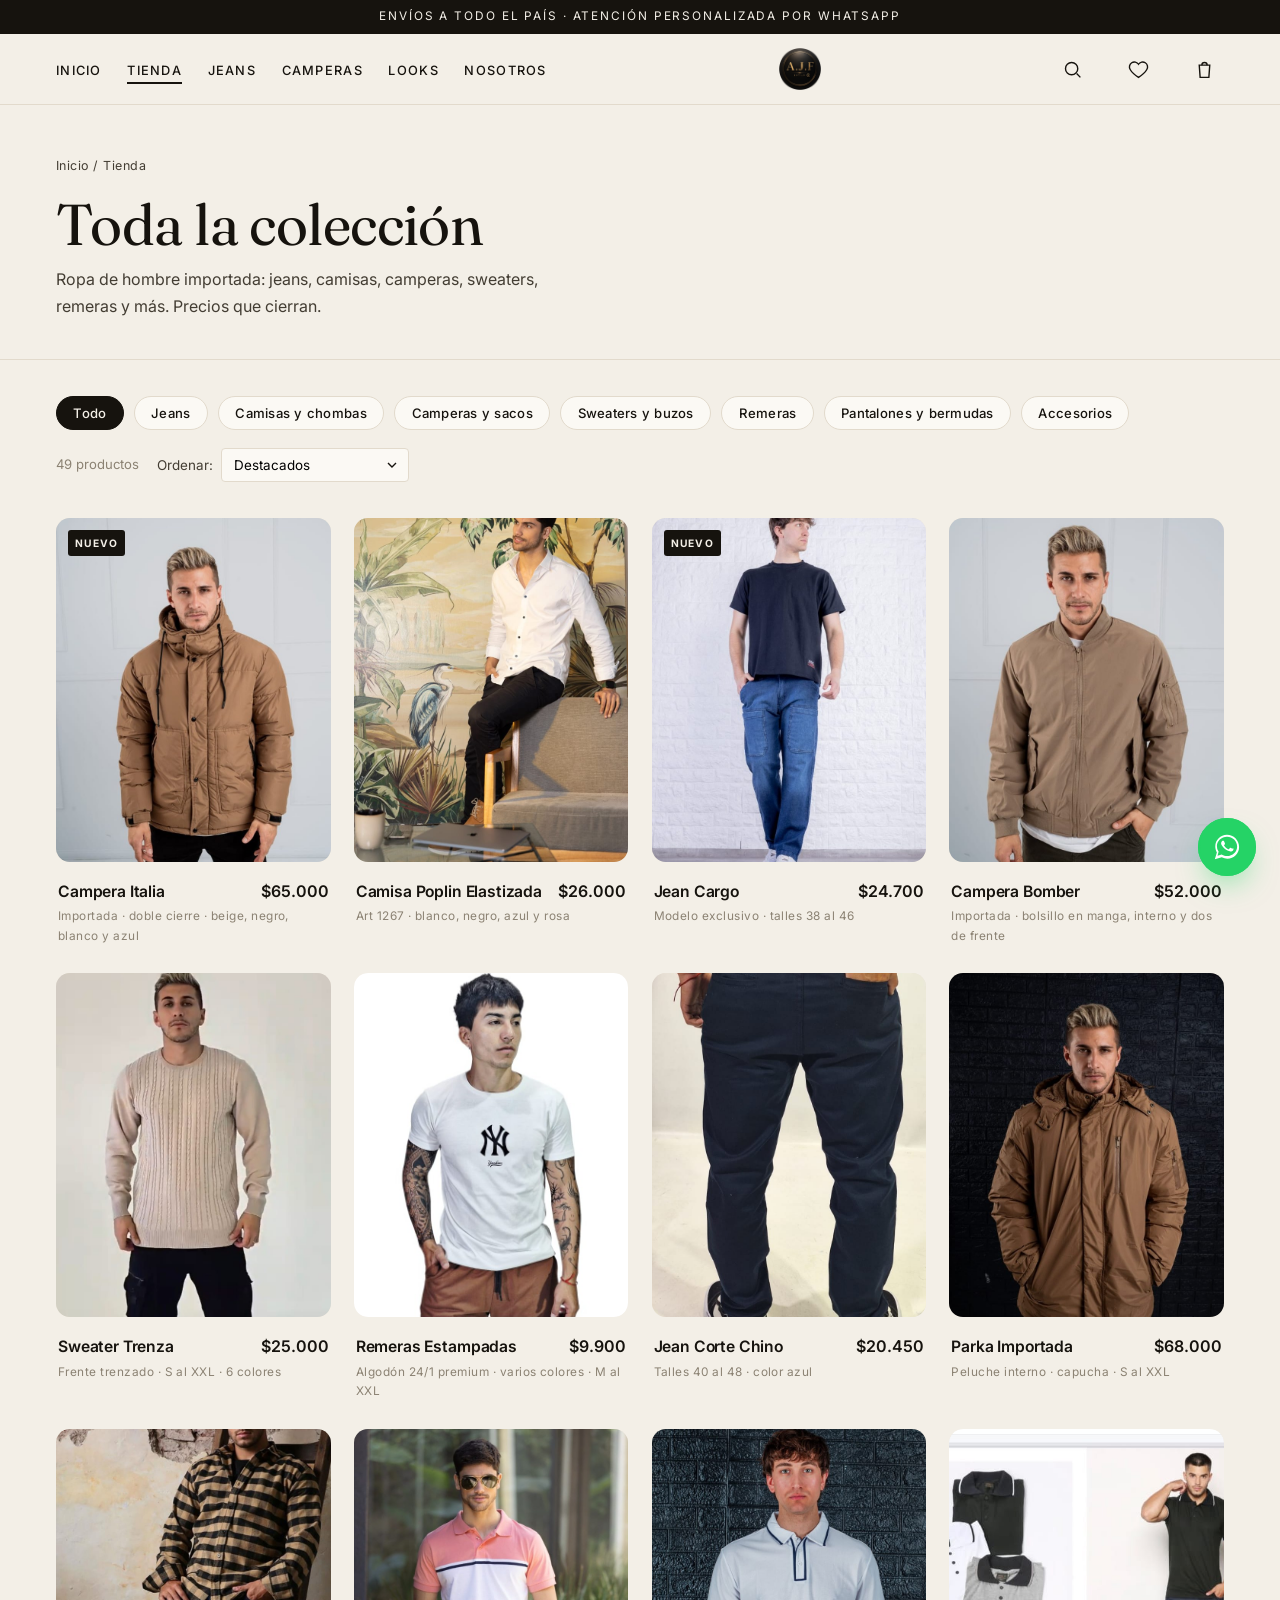
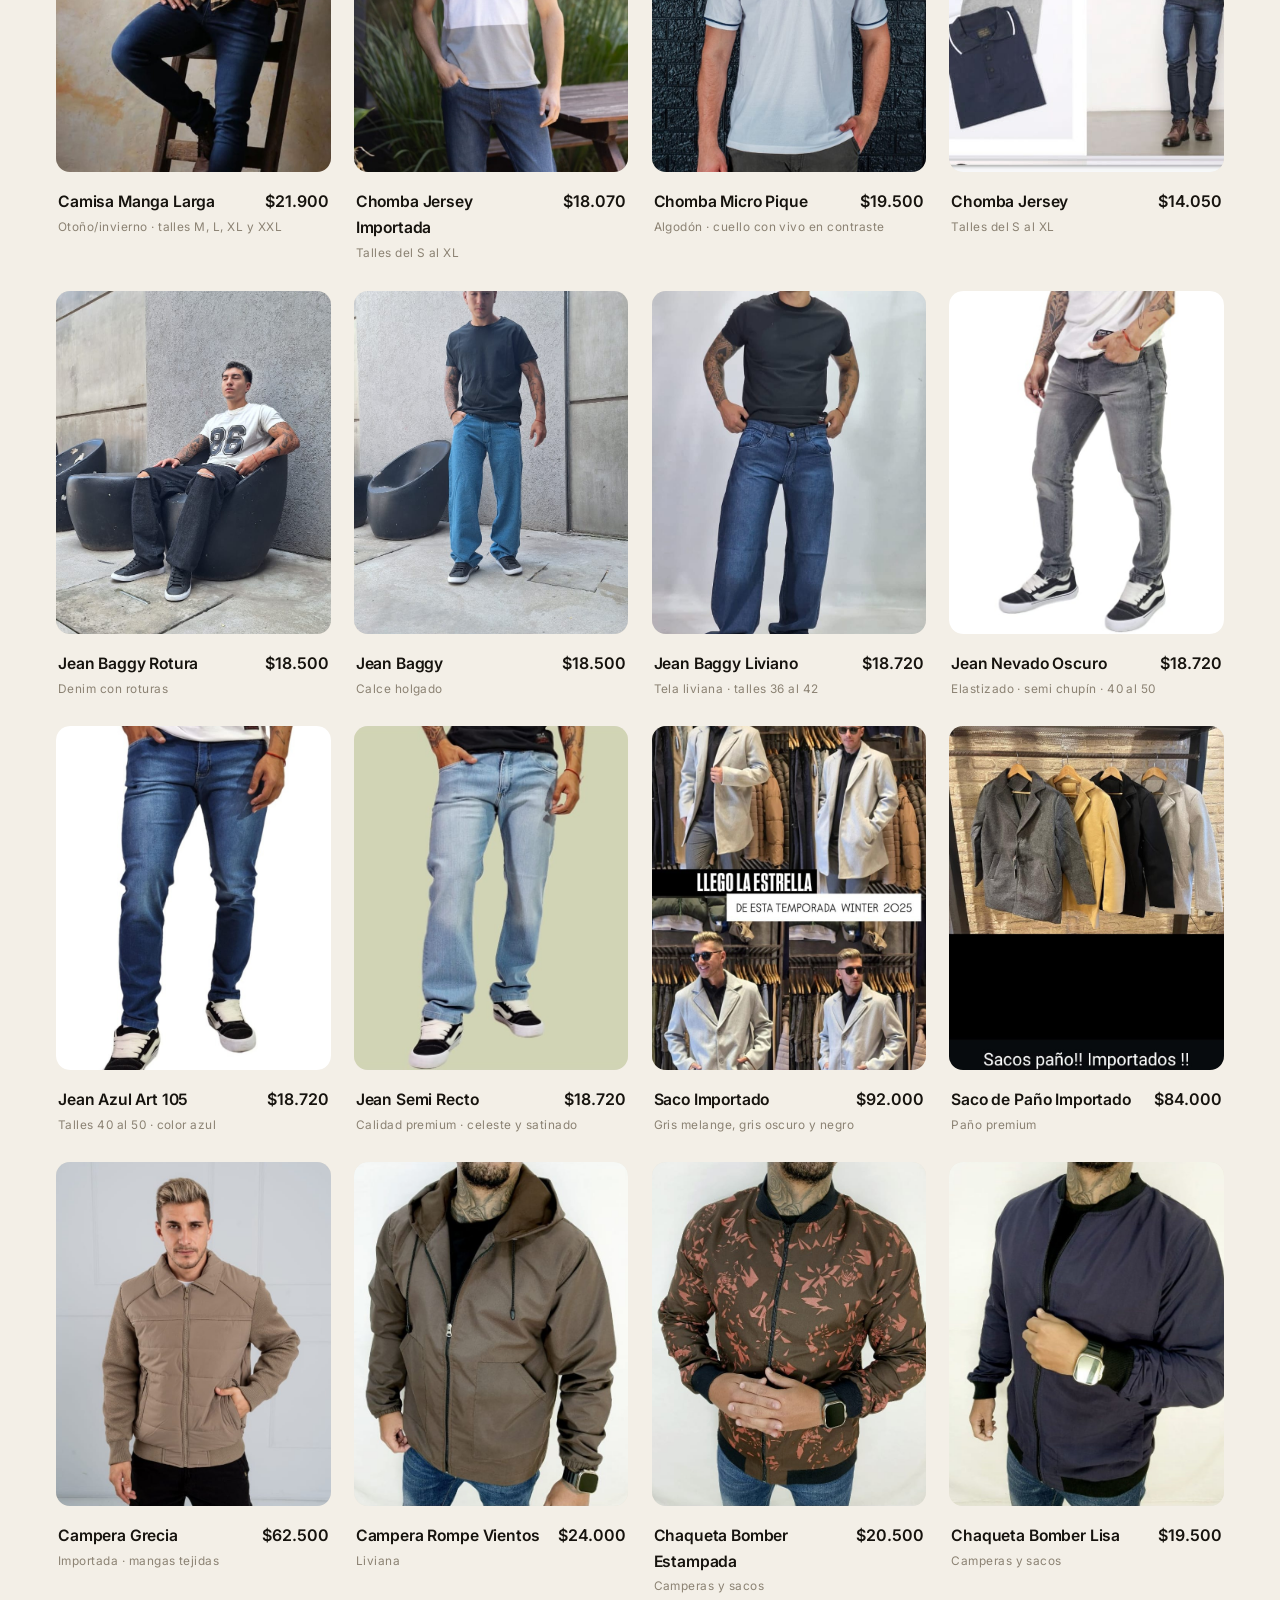
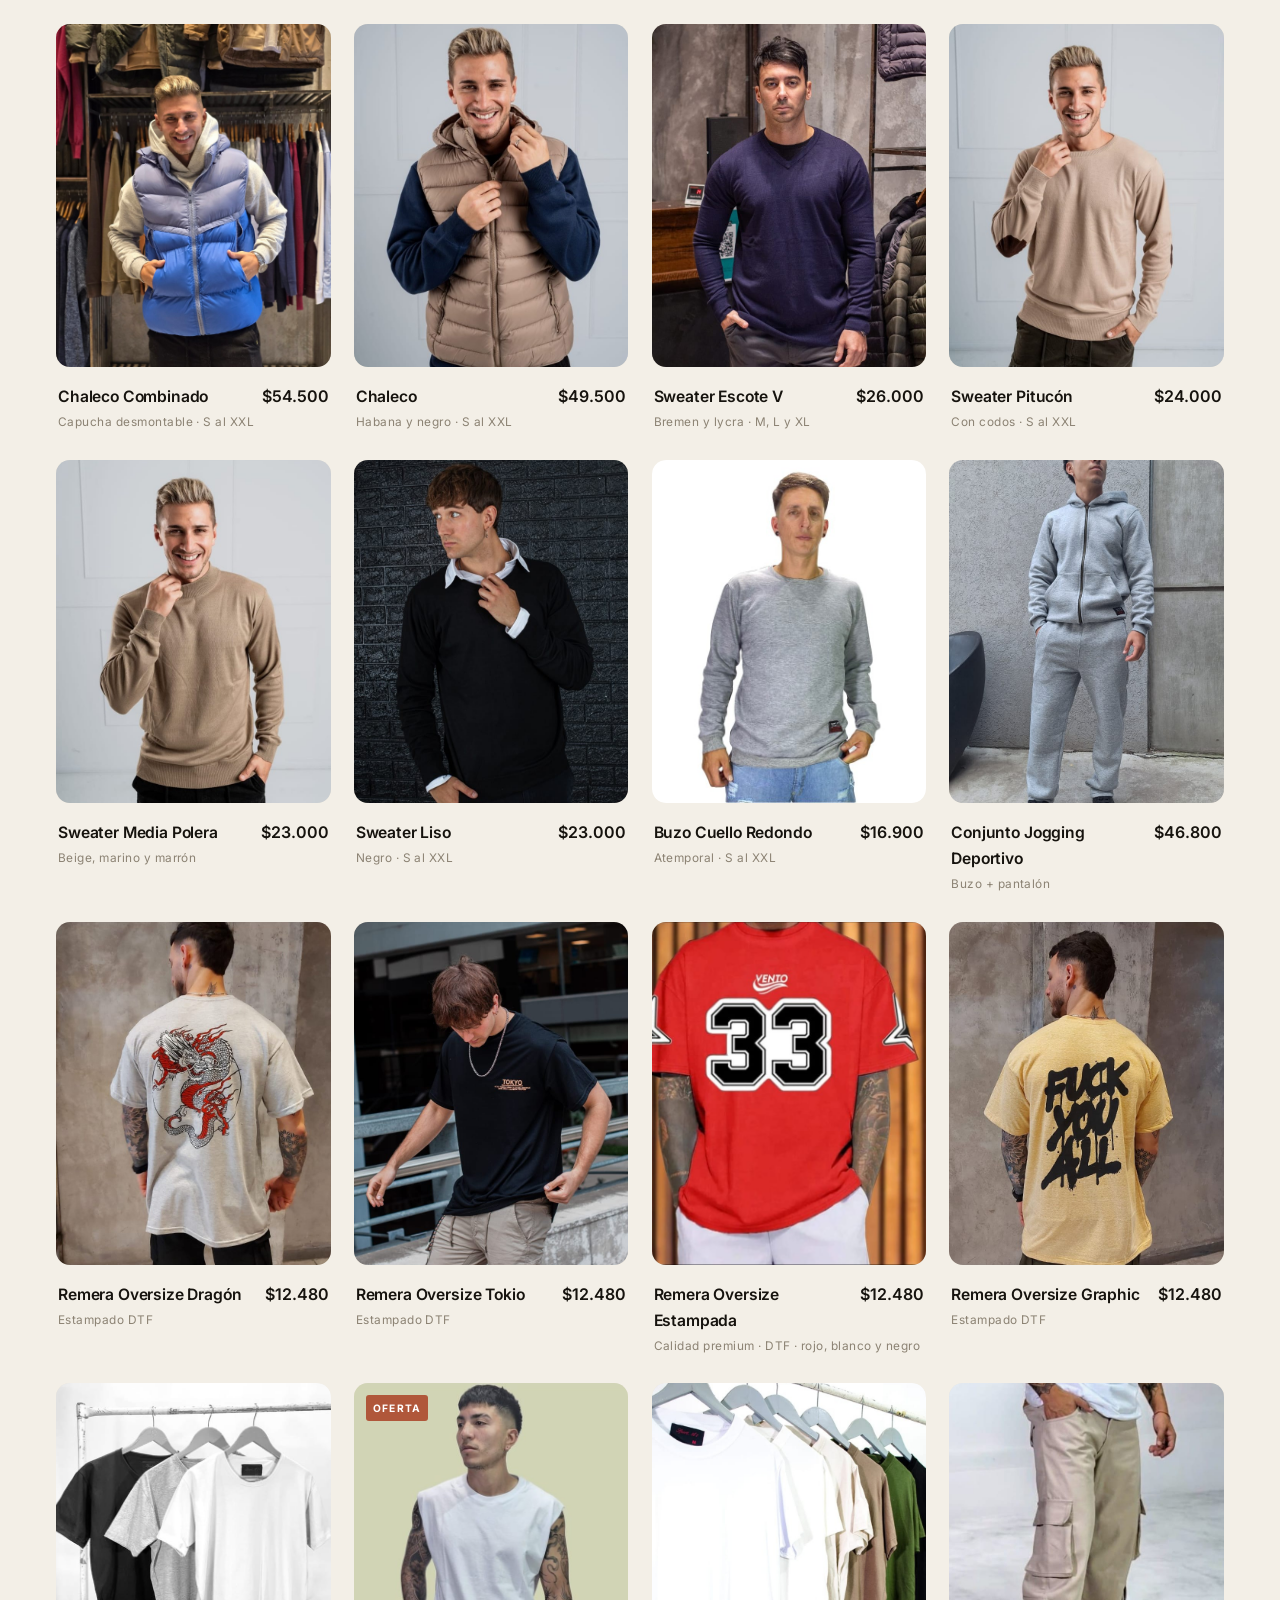
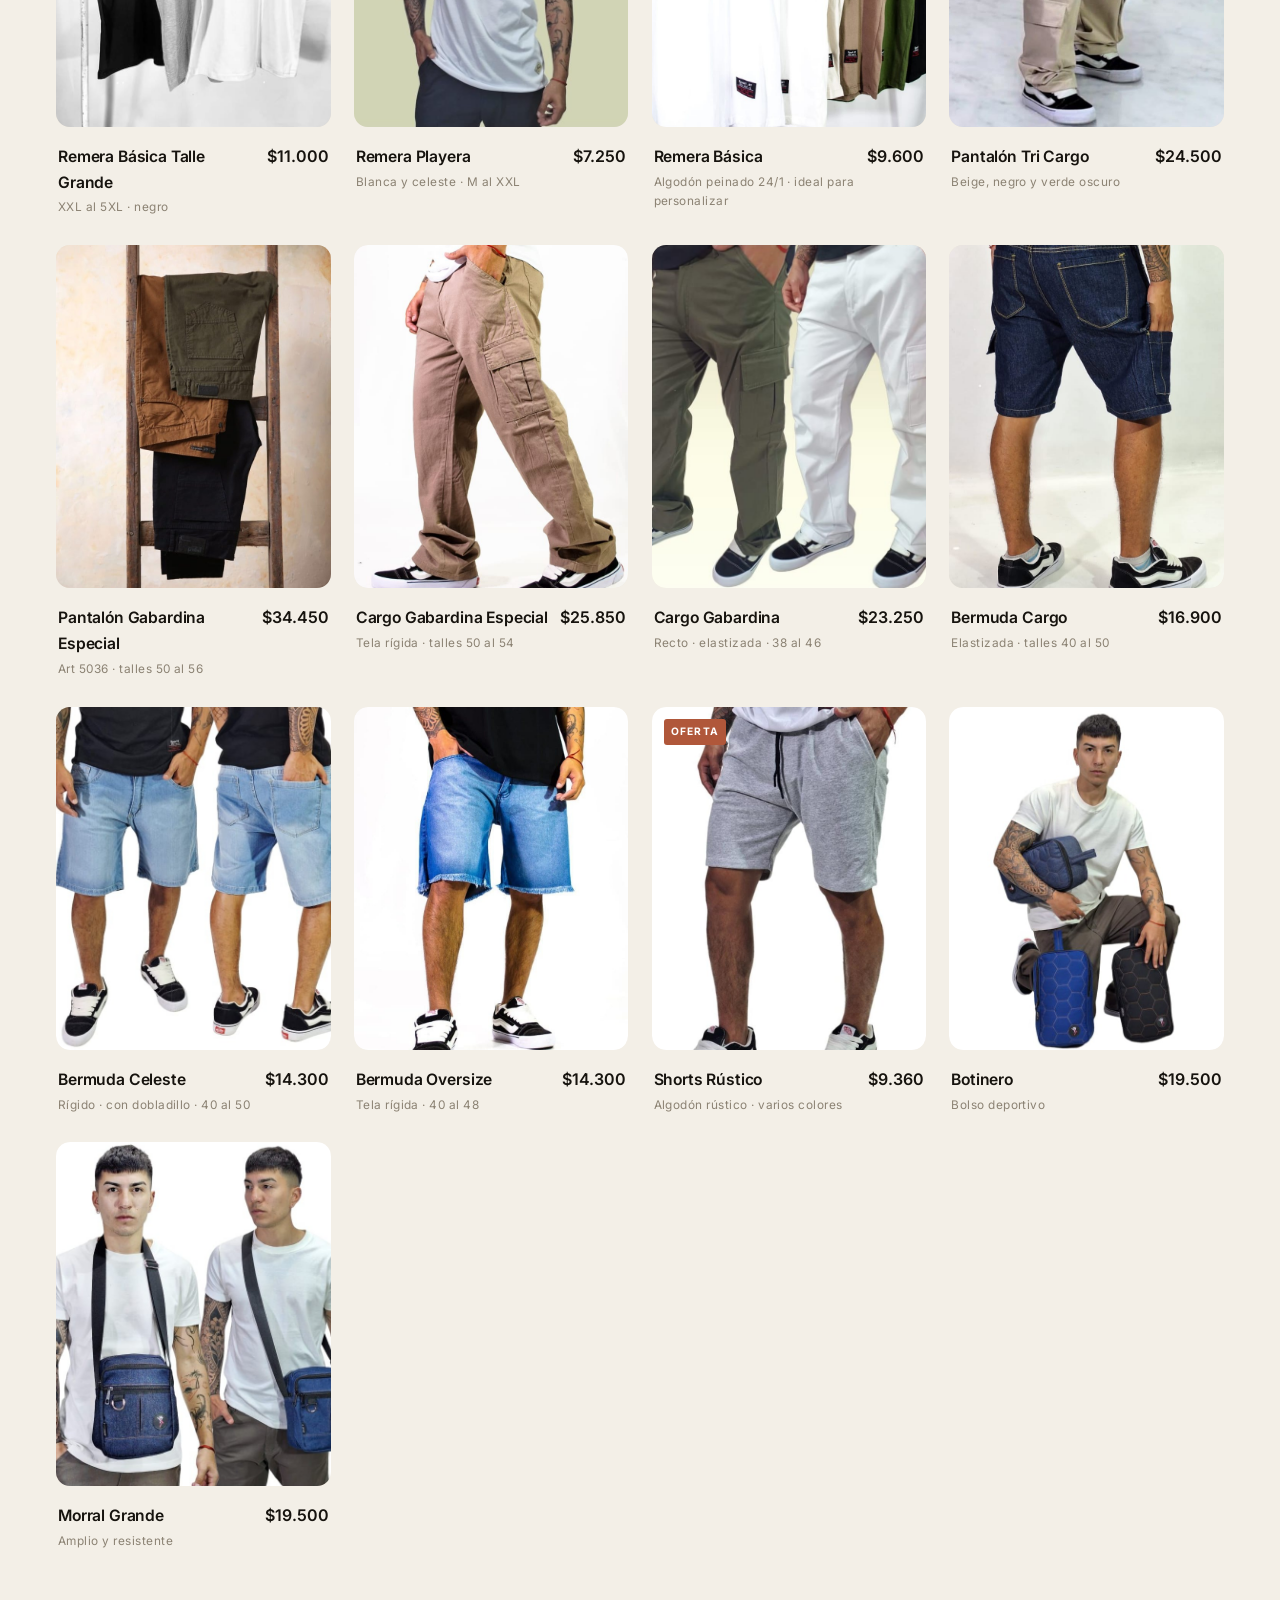
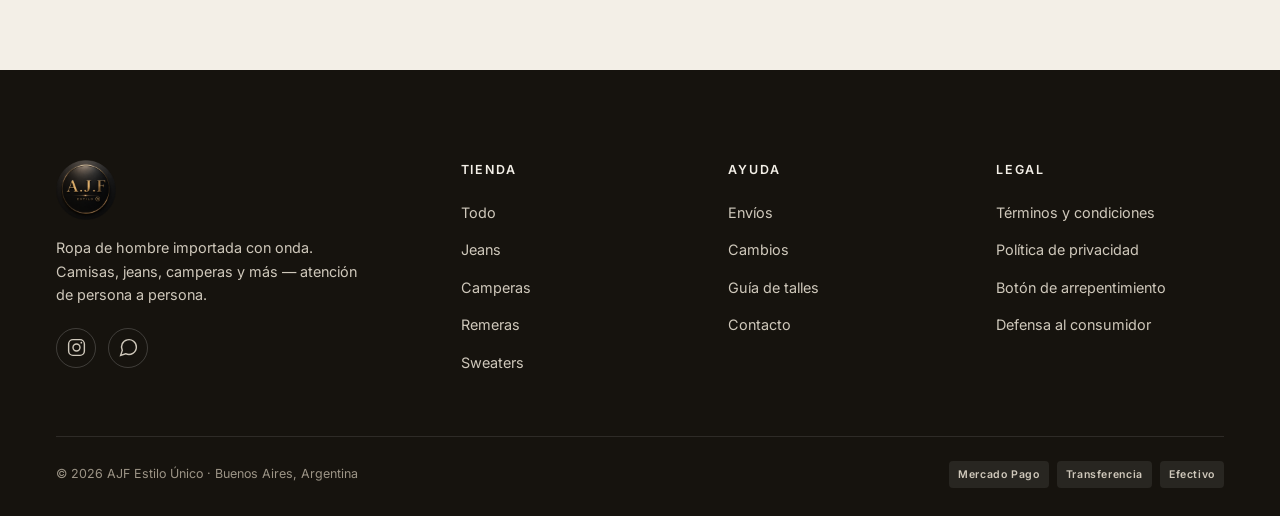
<file: tienda.html>
<!DOCTYPE html>
<html lang="es-AR">
<head>
<meta charset="UTF-8">
<meta name="viewport" content="width=device-width, initial-scale=1">
<title>Tienda — AJF Estilo Único | Ropa de hombre importada</title>
<meta name="description" content="Catálogo completo de AJF Estilo Único: jeans, camisas, camperas, sweaters, remeras y más. Ropa de hombre importada con envíos a todo el país.">
<meta name="theme-color" content="#16130E">
<link rel="icon" type="image/png" href="assets/img/logo.png">
<link rel="preconnect" href="https://fonts.googleapis.com">
<link rel="preconnect" href="https://fonts.gstatic.com" crossorigin>
<link href="https://fonts.googleapis.com/css2?family=Fraunces:ital,opsz,wght@0,9..144,400;0,9..144,500;0,9..144,600;1,9..144,400;1,9..144,500&family=Inter:wght@400;500;600;700&display=swap" rel="stylesheet">
<link rel="stylesheet" href="assets/css/styles.css">
</head>
<body>

<header class="site-header solid">
  <div class="announcement">Envíos a todo el país · Atención personalizada por WhatsApp</div>
  <nav class="nav">
    <button id="navToggle" class="nav__toggle" aria-label="Abrir menú"><svg class="icon" viewBox="0 0 24 24"><path d="M3 6h18M3 12h18M3 18h18"/></svg></button>
    <ul class="nav__links">
      <li><a href="index.html">Inicio</a></li>
      <li><a href="tienda.html" aria-current="page">Tienda</a></li>
      <li><a href="tienda.html?cat=jeans">Jeans</a></li>
      <li><a href="tienda.html?cat=camperas">Camperas</a></li>
      <li><a href="index.html#lookbook">Looks</a></li>
      <li><a href="index.html#nosotros">Nosotros</a></li>
    </ul>
    <a href="index.html" class="brand" aria-label="AJF Estilo Único, inicio"><img class="brand-logo" src="assets/img/logo.png" alt="AJF Estilo Único"></a>
    <div class="nav__actions">
      <button aria-label="Buscar"><svg class="icon" viewBox="0 0 24 24"><circle cx="11" cy="11" r="7"/><path d="m21 21-4.3-4.3"/></svg></button>
      <button aria-label="Favoritos" class="hide-mobile"><svg class="icon" viewBox="0 0 24 24"><path d="M12 21s-7-4.5-9.5-9A5 5 0 0 1 12 6a5 5 0 0 1 9.5 6c-2.5 4.5-9.5 9-9.5 9z"/></svg></button>
      <button id="cartOpen" class="cart-btn" aria-label="Carrito"><svg class="icon" viewBox="0 0 24 24"><path d="M6 7h12l-1 14H7L6 7z"/><path d="M9 7a3 3 0 0 1 6 0"/></svg><span class="cart-count" id="cartCount" style="visibility:hidden">0</span></button>
    </div>
  </nav>
</header>

<div id="mobileMenu" class="drawer" style="left:0;right:auto;transform:translateX(-100%);width:min(360px,100%);z-index:100">
  <div class="drawer__head"><span class="brand"><img class="brand-logo brand-logo--sm" src="assets/img/logo.png" alt="AJF"></span>
    <button id="menuClose" aria-label="Cerrar"><svg class="icon" viewBox="0 0 24 24"><path d="M6 6l12 12M18 6 6 18"/></svg></button></div>
  <div class="drawer__items" style="padding-top:18px">
    <a href="index.html" style="display:block;font-family:var(--font-display);font-size:1.7rem;padding:14px 0;border-bottom:1px solid var(--line)">Inicio</a>
    <a href="tienda.html" style="display:block;font-family:var(--font-display);font-size:1.7rem;padding:14px 0;border-bottom:1px solid var(--line)">Tienda</a>
    <a href="tienda.html?cat=jeans" style="display:block;font-family:var(--font-display);font-size:1.7rem;padding:14px 0;border-bottom:1px solid var(--line)">Jeans</a>
    <a href="tienda.html?cat=camperas" style="display:block;font-family:var(--font-display);font-size:1.7rem;padding:14px 0;border-bottom:1px solid var(--line)">Camperas</a>
    <a href="index.html#nosotros" style="display:block;font-family:var(--font-display);font-size:1.7rem;padding:14px 0;border-bottom:1px solid var(--line)">Nosotros</a>
  </div>
</div>

<main>
  <section class="page-hero">
    <div class="container">
      <p class="breadcrumb"><a href="index.html">Inicio</a> / Tienda</p>
      <h1>Toda la colección</h1>
      <p>Ropa de hombre importada: jeans, camisas, camperas, sweaters, remeras y más. Precios que cierran.</p>
    </div>
  </section>

  <section class="section container" style="padding-top:36px">
    <div class="shop-bar">
      <div class="chips" id="shopChips"></div>
      <div style="display:flex;align-items:center;gap:18px">
        <span id="shopCount" style="font-size:.82rem;color:var(--muted);white-space:nowrap"></span>
        <label class="select">Ordenar:
          <select id="sortSelect">
            <option value="featured">Destacados</option>
            <option value="price-asc">Precio: menor a mayor</option>
            <option value="price-desc">Precio: mayor a menor</option>
          </select>
        </label>
      </div>
    </div>
    <div class="products" id="shopGrid"></div>
  </section>
</main>

<footer class="footer">
  <div class="container">
    <div class="footer__top">
      <div>
        <div class="brand"><img class="brand-logo brand-logo--footer" src="assets/img/logo.png" alt="AJF Estilo Único"></div>
        <p class="footer__about">Ropa de hombre importada con onda. Camisas, jeans, camperas y más — atención de persona a persona.</p>
        <div class="footer__social">
          <a href="https://instagram.com/ajestilounico1" aria-label="Instagram" target="_blank" rel="noopener"><svg class="icon" viewBox="0 0 24 24"><rect x="3" y="3" width="18" height="18" rx="5"/><circle cx="12" cy="12" r="4"/><circle cx="17.5" cy="6.5" r="1" fill="currentColor" stroke="none"/></svg></a>
          <a data-wa="Hola AJF! 👋" aria-label="WhatsApp" target="_blank" rel="noopener"><svg class="icon" viewBox="0 0 24 24"><path d="M21 11.5a8.5 8.5 0 0 1-12.3 7.6L3 21l1.9-5.7A8.5 8.5 0 1 1 21 11.5z"/></svg></a>
        </div>
      </div>
      <div><h5>Tienda</h5><ul><li><a href="tienda.html">Todo</a></li><li><a href="tienda.html?cat=jeans">Jeans</a></li><li><a href="tienda.html?cat=camperas">Camperas</a></li><li><a href="tienda.html?cat=remeras">Remeras</a></li><li><a href="tienda.html?cat=sweaters">Sweaters</a></li></ul></div>
      <div><h5>Ayuda</h5><ul><li><a data-wa="Hola AJF! Consulta sobre envíos" target="_blank" rel="noopener">Envíos</a></li><li><a data-wa="Hola AJF! Consulta sobre cambios" target="_blank" rel="noopener">Cambios</a></li><li><a href="#">Guía de talles</a></li><li><a data-wa="Hola AJF! Tengo una consulta" target="_blank" rel="noopener">Contacto</a></li></ul></div>
      <div><h5>Legal</h5><ul><li><a href="#">Términos y condiciones</a></li><li><a href="#">Política de privacidad</a></li><li><a href="#">Botón de arrepentimiento</a></li><li><a href="#">Defensa al consumidor</a></li></ul></div>
    </div>
    <div class="footer__bottom">
      <span>© <span data-year>2026</span> AJF Estilo Único · Buenos Aires, Argentina</span>
      <div class="footer__pay"><span>Mercado Pago</span><span>Transferencia</span><span>Efectivo</span></div>
    </div>
  </div>
</footer>

<div class="overlay" id="overlay"></div>
<aside class="drawer" id="cartDrawer" aria-label="Carrito de compras">
  <div class="drawer__head"><h3>Tu carrito</h3><button id="cartClose" aria-label="Cerrar"><svg class="icon" viewBox="0 0 24 24"><path d="M6 6l12 12M18 6 6 18"/></svg></button></div>
  <div class="drawer__items" id="cartItems"></div>
  <div class="drawer__foot"><div class="drawer__sub"><span>Subtotal</span><span id="cartSubtotal">$0</span></div>
    <p class="muted">Pagás de forma segura en la web.</p>
    <a class="btn btn--block" href="checkout.html">Finalizar compra</a></div>
</aside>

<a class="wa" data-wa="Hola AJF! Te escribo desde la web 👋" aria-label="Escribinos por WhatsApp" target="_blank" rel="noopener"><svg viewBox="0 0 32 32"><path d="M16 3C9 3 3.5 8.5 3.5 15.5c0 2.3.6 4.4 1.7 6.3L3 29l7.4-2.1c1.8 1 3.9 1.5 6 1.5 7 0 12.5-5.5 12.5-12.5S23 3 16 3zm0 22.7c-1.9 0-3.7-.5-5.3-1.5l-.4-.2-4.4 1.2 1.2-4.3-.3-.4a10 10 0 0 1-1.6-5.5C5.2 9.6 10 5 16 5s10.8 4.6 10.8 10.5S22 25.7 16 25.7zm5.9-7.8c-.3-.2-1.9-.9-2.2-1s-.5-.2-.7.2-.8 1-1 1.2-.4.3-.7.1c-1.9-.9-3.1-1.7-4.4-3.9-.3-.6.3-.5.9-1.7.1-.2 0-.4 0-.6s-.7-1.7-1-2.3c-.3-.6-.5-.5-.7-.5h-.6c-.2 0-.6.1-.9.4-1.2 1.2-1.1 2.9-.2 4.4 1.7 2.8 3.6 4.6 6.7 5.8 2.4.9 2.9.8 3.5.7.8-.1 1.9-.8 2.1-1.5.3-.7.3-1.4.2-1.5-.1-.2-.3-.3-.6-.4z"/></svg></a>

<script src="assets/js/products.js"></script>
<script src="assets/js/main.js"></script>
</body>
</html>
</file>
<file: assets/css/styles.css>
/* ============================================================
   AJ ESTILO ÚNICO — Sistema de diseño
   Editorial premium · denim/casual · hecho a mano (no plantilla)
   ============================================================ */

:root{
  /* Paleta acotada */
  --bone:#F3EFE7;        /* fondo principal, blanco hueso cálido */
  --paper:#FBF9F4;       /* superficies claras */
  --sand:#ECE5D8;        /* bloques suaves */
  --ink:#16130E;         /* near-black cálido */
  --ink-soft:#433D33;    /* texto secundario */
  --muted:#8B8273;       /* texto terciario / labels */
  --line:#E2DACC;        /* bordes */
  --denim:#2B3E5E;       /* acento (denim) */
  --denim-deep:#1D2C45;
  --clay:#B0573A;        /* detalle cálido / sale */

  --font-display:"Fraunces",Georgia,"Times New Roman",serif;
  --font-body:"Inter",system-ui,-apple-system,Segoe UI,Roboto,sans-serif;

  --r:4px; --r-lg:14px;
  --shadow:0 22px 48px -28px rgba(22,19,14,.45);
  --shadow-sm:0 8px 22px -16px rgba(22,19,14,.4);
  --ease:cubic-bezier(.22,.61,.36,1);
  --container:1280px;
  --header-h:104px;
}

*,*::before,*::after{box-sizing:border-box;margin:0;padding:0}
html{scroll-behavior:smooth;-webkit-text-size-adjust:100%}
body{
  font-family:var(--font-body);
  background:var(--bone);
  color:var(--ink);
  line-height:1.65;
  font-size:16px;
  -webkit-font-smoothing:antialiased;
  overflow-x:hidden;
}
img{display:block;max-width:100%;height:auto}
a{color:inherit;text-decoration:none}
button{font-family:inherit;cursor:pointer;border:none;background:none;color:inherit}
ul{list-style:none}
::selection{background:var(--denim);color:var(--bone)}

h1,h2,h3,h4{font-family:var(--font-display);font-weight:500;line-height:1.04;letter-spacing:-.01em}
.display{font-size:clamp(2.6rem,7vw,5.6rem);font-weight:400;line-height:.98;letter-spacing:-.025em}
.serif-italic{font-style:italic;font-weight:400}

.container{max-width:var(--container);margin-inline:auto;padding-inline:clamp(20px,5vw,56px)}
.eyebrow{font-size:.72rem;letter-spacing:.28em;text-transform:uppercase;color:var(--muted);font-weight:600}
.section{padding-block:clamp(64px,9vw,128px)}
.center{text-align:center}

/* ---------- Botones ---------- */
.btn{
  display:inline-flex;align-items:center;gap:.6em;
  background:var(--ink);color:var(--bone);
  padding:.95em 1.9em;border-radius:var(--r);
  font-size:.82rem;letter-spacing:.12em;text-transform:uppercase;font-weight:600;
  transition:transform .4s var(--ease),background .3s,letter-spacing .3s;
  will-change:transform;
}
.btn:hover{background:var(--denim-deep);letter-spacing:.18em;transform:translateY(-2px)}
.btn--ghost{background:transparent;color:var(--ink);border:1px solid var(--ink)}
.btn--ghost:hover{background:var(--ink);color:var(--bone)}
.btn--light{background:var(--bone);color:var(--ink)}
.btn--light:hover{background:#fff;color:var(--ink)}
.btn--block{display:flex;width:100%;justify-content:center}
.link-underline{position:relative;font-weight:600;font-size:.82rem;letter-spacing:.12em;text-transform:uppercase}
.link-underline::after{content:"";position:absolute;left:0;bottom:-4px;width:100%;height:1.5px;background:currentColor;transform:scaleX(0);transform-origin:left;transition:transform .4s var(--ease)}
.link-underline:hover::after{transform:scaleX(1)}

/* ---------- Header ---------- */
.announcement{background:var(--ink);color:var(--bone);text-align:center;font-size:.74rem;letter-spacing:.16em;text-transform:uppercase;padding:.62em 1em}
.announcement b{color:#fff;font-weight:700}

.site-header{position:fixed;top:0;left:0;right:0;z-index:60;transition:transform .45s var(--ease)}
.nav{display:flex;align-items:center;justify-content:space-between;gap:24px;padding:18px clamp(20px,5vw,56px);transition:background .4s,color .4s,box-shadow .4s,padding .4s}
.nav__links,.nav__actions{display:flex;align-items:center;gap:clamp(16px,2vw,30px)}
.nav__links a{font-size:.8rem;letter-spacing:.1em;text-transform:uppercase;font-weight:500;position:relative;padding-block:6px}
.nav__links a::after{content:"";position:absolute;left:0;bottom:0;height:1.5px;width:100%;background:currentColor;transform:scaleX(0);transform-origin:left;transition:transform .35s var(--ease)}
.nav__links a:hover::after,.nav__links a[aria-current="page"]::after{transform:scaleX(1)}
.brand{font-family:var(--font-display);font-size:1.5rem;font-weight:600;letter-spacing:.02em;display:flex;align-items:center;gap:.5ch;white-space:nowrap}
.brand-logo{height:42px;width:auto;display:block}
.brand-logo--sm{height:38px}
.brand-logo--footer{height:60px}
.brand sup{font-size:.6em;color:var(--clay)}
.nav__actions button{display:flex;align-items:center;justify-content:center;width:40px;height:40px;border-radius:50%;transition:background .3s}
.nav__actions button:hover{background:rgba(0,0,0,.07)}
.icon{width:21px;height:21px;stroke:currentColor;stroke-width:1.6;fill:none}
.cart-btn{position:relative}
.cart-count{position:absolute;top:2px;right:2px;background:var(--clay);color:#fff;font-family:var(--font-body);font-size:.62rem;font-weight:700;min-width:17px;height:17px;border-radius:9px;display:flex;align-items:center;justify-content:center;padding:0 4px;transition:transform .3s var(--ease)}
.cart-count.bump{transform:scale(1.4)}
.nav__toggle{display:none}

/* Estado: transparente sobre el hero (solo home) */
.home .site-header .nav{color:var(--bone)}
.home .site-header .brand sup{color:#fff}
/* Estado: sólido (al scrollear, y siempre en páginas internas) */
.site-header.solid .nav,.home .site-header.scrolled .nav{
  background:var(--bone);color:var(--ink);box-shadow:0 1px 0 var(--line);padding-top:14px;padding-bottom:14px
}
.home .site-header.scrolled .brand sup{color:var(--clay)}
.site-header.hide{transform:translateY(-100%)}

/* ---------- Marquee ---------- */
.marquee{background:var(--denim);color:var(--bone);overflow:hidden;padding:14px 0;border-block:1px solid var(--denim-deep)}
.marquee__track{display:flex;gap:0;width:max-content;animation:marquee 32s linear infinite}
.marquee:hover .marquee__track{animation-play-state:paused}
.marquee span{font-size:.84rem;letter-spacing:.22em;text-transform:uppercase;font-weight:500;padding-inline:28px;display:flex;align-items:center;gap:28px;white-space:nowrap}
.marquee span::after{content:"✦";color:#9db0cf}
@keyframes marquee{to{transform:translateX(-50%)}}

/* ---------- Hero ---------- */
.hero{position:relative;min-height:100svh;display:flex;align-items:flex-end;color:var(--bone);overflow:hidden}
.hero__media{position:absolute;inset:0;z-index:-1}
.hero__media img{width:100%;height:100%;object-fit:cover;animation:heroZoom 14s var(--ease) forwards}
@keyframes heroZoom{from{transform:scale(1.12)}to{transform:scale(1)}}
.hero__media::after{content:"";position:absolute;inset:0;background:linear-gradient(180deg,rgba(15,13,9,.45)0%,rgba(15,13,9,.05)32%,rgba(15,13,9,.55)100%)}
.hero__inner{width:100%;padding-bottom:clamp(76px,13vh,140px);padding-top:140px}
.hero__eyebrow{color:#e8dfce;margin-bottom:22px}
.hero h1{max-width:15ch;text-shadow:0 2px 30px rgba(0,0,0,.25)}
.hero h1 em{font-style:italic;color:#f0e6d2}
.hero__sub{max-width:46ch;margin-top:24px;font-size:1.06rem;color:#efe9dd;line-height:1.6}
.hero__cta{display:flex;gap:16px;flex-wrap:wrap;margin-top:40px}
.scroll-hint{position:absolute;bottom:22px;left:50%;transform:translateX(-50%);font-size:.66rem;letter-spacing:.25em;text-transform:uppercase;color:#efe9dd;display:flex;flex-direction:column;align-items:center;gap:8px;opacity:.85;pointer-events:none}
.scroll-hint::after{content:"";width:1px;height:42px;background:linear-gradient(var(--bone),transparent);animation:scrollLine 2s var(--ease) infinite}
@keyframes scrollLine{0%{height:0;opacity:0}40%{opacity:1}100%{height:42px;opacity:0}}

/* ---------- Encabezado de sección ---------- */
.section-head{display:flex;justify-content:space-between;align-items:flex-end;gap:24px;margin-bottom:clamp(34px,5vw,60px)}
.section-head h2{font-size:clamp(1.9rem,4vw,3rem);font-weight:400}
.section-head p{color:var(--ink-soft);max-width:42ch;margin-top:10px}
.section-head .eyebrow{display:block;margin-bottom:14px}

/* ---------- Categorías ---------- */
.cats{display:grid;grid-template-columns:repeat(3,1fr);gap:clamp(12px,1.6vw,22px)}
.cat{position:relative;overflow:hidden;border-radius:var(--r-lg);aspect-ratio:3/4;display:block}
.cat img{width:100%;height:100%;object-fit:cover;transition:transform 1s var(--ease)}
.cat:hover img{transform:scale(1.06)}
.cat::after{content:"";position:absolute;inset:0;background:linear-gradient(180deg,transparent 40%,rgba(15,13,9,.62))}
.cat__label{position:absolute;left:0;right:0;bottom:0;z-index:2;padding:26px;color:var(--bone);display:flex;align-items:center;justify-content:space-between}
.cat__label h3{font-size:1.6rem;font-weight:500}
.cat__label .arrow{width:42px;height:42px;border:1px solid rgba(255,255,255,.6);border-radius:50%;display:grid;place-items:center;transition:background .3s,transform .4s var(--ease)}
.cat:hover .arrow{background:var(--bone);color:var(--ink);transform:translateX(4px)}

/* ---------- Grilla de productos ---------- */
.products{display:grid;grid-template-columns:repeat(4,minmax(0,1fr));gap:clamp(14px,1.8vw,28px)}
.products--3{grid-template-columns:repeat(3,minmax(0,1fr))}
.card{position:relative;display:flex;flex-direction:column}
.card__media{position:relative;overflow:hidden;border-radius:var(--r-lg);aspect-ratio:4/5;background:var(--sand)}
.card__media img{width:100%;height:100%;object-fit:cover;transition:transform .9s var(--ease),opacity .5s}
.card:hover .card__media img{transform:scale(1.05)}
.card__tags{position:absolute;top:12px;left:12px;display:flex;flex-direction:column;gap:6px;z-index:2}
.tag{font-size:.64rem;letter-spacing:.12em;text-transform:uppercase;font-weight:700;padding:.45em .7em;border-radius:3px;background:var(--bone);color:var(--ink)}
.tag--new{background:var(--ink);color:var(--bone)}
.tag--sale{background:var(--clay);color:#fff}
.card__fav{position:absolute;top:10px;right:10px;z-index:2;width:38px;height:38px;border-radius:50%;background:rgba(251,249,244,.85);display:grid;place-items:center;backdrop-filter:blur(4px);transform:translateY(-6px);opacity:0;transition:.35s var(--ease)}
.card:hover .card__fav{transform:none;opacity:1}
.card__fav:hover{background:#fff}
.card__fav.active .icon{fill:var(--clay);stroke:var(--clay)}
.card__add{position:absolute;left:12px;right:12px;bottom:12px;z-index:2;transform:translateY(14px);opacity:0;transition:.4s var(--ease)}
.card:hover .card__add{transform:none;opacity:1}
.card__info{padding:16px 2px 4px;display:flex;flex-direction:column;gap:3px}
.card__row{display:flex;justify-content:space-between;align-items:baseline;gap:12px}
.card__name{font-family:var(--font-body);font-weight:600;font-size:.98rem;letter-spacing:-.01em;min-width:0}
.card__cat{font-size:.74rem;color:var(--muted);letter-spacing:.04em}
.price{font-weight:600;white-space:nowrap}
.price s{color:var(--muted);font-weight:400;margin-right:6px;font-size:.88em}
.card__swatches{display:flex;gap:6px;margin-top:8px}
.swatch{width:15px;height:15px;border-radius:50%;border:1px solid rgba(0,0,0,.15);box-shadow:inset 0 0 0 2px var(--bone)}

/* ---------- Lookbook ---------- */
.lookbook{display:grid;grid-template-columns:1.2fr .8fr;gap:clamp(12px,1.6vw,22px)}
.lookbook__col{display:grid;gap:clamp(12px,1.6vw,22px)}
.look{position:relative;overflow:hidden;border-radius:var(--r-lg)}
.look img{width:100%;height:100%;object-fit:cover;transition:transform 1.1s var(--ease)}
.look:hover img{transform:scale(1.05)}
.look--tall{aspect-ratio:4/5;height:100%}
.look--wide{aspect-ratio:3/2}
.look__cap{position:absolute;left:0;bottom:0;padding:26px;color:var(--bone);z-index:2;text-shadow:0 2px 16px rgba(0,0,0,.4)}
.look__cap span{font-size:.7rem;letter-spacing:.2em;text-transform:uppercase;opacity:.85}
.look__cap h3{font-size:1.5rem;font-weight:500;margin-top:6px}
.look::after{content:"";position:absolute;inset:0;background:linear-gradient(180deg,transparent 45%,rgba(15,13,9,.5))}

/* ---------- Editorial / Nosotros ---------- */
.split{display:grid;grid-template-columns:1fr 1fr;align-items:center;gap:clamp(32px,6vw,90px)}
.split__media{position:relative;border-radius:var(--r-lg);overflow:hidden;aspect-ratio:5/6}
.split__media img{width:100%;height:100%;object-fit:cover}
.split__media .stamp{position:absolute;bottom:18px;right:18px;background:var(--bone);color:var(--ink);font-size:.7rem;letter-spacing:.14em;text-transform:uppercase;font-weight:700;padding:.7em 1em;border-radius:var(--r);box-shadow:var(--shadow-sm)}
.split h2{font-size:clamp(2rem,4vw,3.2rem);font-weight:400;margin-bottom:22px}
.split p{color:var(--ink-soft);margin-bottom:18px;font-size:1.04rem}
.split .signature{font-family:var(--font-display);font-style:italic;font-size:1.5rem;color:var(--ink);margin-top:6px}
.stats{display:flex;gap:40px;margin:34px 0;flex-wrap:wrap}
.stat strong{font-family:var(--font-display);font-size:2.4rem;font-weight:500;display:block;line-height:1}
.stat span{font-size:.78rem;letter-spacing:.1em;text-transform:uppercase;color:var(--muted)}

/* ---------- Beneficios ---------- */
.perks{display:grid;grid-template-columns:repeat(4,1fr);gap:24px;border-block:1px solid var(--line);padding-block:42px}
.perk{display:flex;flex-direction:column;gap:10px}
.perk .icon{width:30px;height:30px;stroke:var(--denim)}
.perk h4{font-family:var(--font-body);font-size:.96rem;font-weight:700}
.perk p{font-size:.86rem;color:var(--muted);line-height:1.5}

/* ---------- Testimonios ---------- */
.testi{display:grid;grid-template-columns:repeat(3,1fr);gap:clamp(16px,2vw,28px)}
.quote{background:var(--paper);border:1px solid var(--line);border-radius:var(--r-lg);padding:32px}
.quote .stars{color:var(--clay);letter-spacing:3px;font-size:.9rem}
.quote p{font-family:var(--font-display);font-size:1.18rem;line-height:1.4;margin:16px 0 22px;font-weight:400}
.quote footer{display:flex;align-items:center;gap:12px}
.avatar{width:42px;height:42px;border-radius:50%;background:var(--sand);display:grid;place-items:center;font-weight:700;color:var(--denim);font-size:.9rem}
.quote cite{font-style:normal;font-weight:600;font-size:.9rem;display:block}
.quote small{color:var(--muted);font-size:.78rem}

/* ---------- Newsletter ---------- */
.news{background:var(--ink);color:var(--bone);border-radius:var(--r-lg);padding:clamp(40px,6vw,80px);text-align:center;position:relative;overflow:hidden}
.news::before{content:"AJ";position:absolute;font-family:var(--font-display);font-size:30rem;line-height:.7;right:-3rem;bottom:-6rem;color:rgba(255,255,255,.04);font-weight:600;pointer-events:none}
.news h2{font-size:clamp(2rem,4vw,3.2rem);font-weight:400;position:relative}
.news p{color:#cfc8bb;max-width:46ch;margin:14px auto 30px;position:relative}
.news form{display:flex;gap:10px;max-width:440px;margin-inline:auto;position:relative;flex-wrap:wrap}
.news input{flex:1;min-width:200px;background:rgba(255,255,255,.07);border:1px solid rgba(255,255,255,.2);border-radius:var(--r);padding:1em 1.2em;color:var(--bone);font-size:.95rem}
.news input::placeholder{color:#a59d8f}
.news input:focus{outline:none;border-color:var(--bone)}
.news small{display:block;margin-top:16px;color:#a59d8f;font-size:.76rem;position:relative}

/* ---------- Footer ---------- */
.footer{background:var(--ink);color:#cfc8bb;padding-block:clamp(56px,8vw,90px) 28px}
.footer__top{display:grid;grid-template-columns:1.6fr 1fr 1fr 1fr;gap:40px;padding-bottom:50px;border-bottom:1px solid rgba(255,255,255,.1)}
.footer .brand{color:var(--bone);font-size:1.8rem;margin-bottom:16px}
.footer__about{max-width:34ch;font-size:.9rem;line-height:1.6}
.footer__social{display:flex;gap:12px;margin-top:22px}
.footer__social a{width:40px;height:40px;border:1px solid rgba(255,255,255,.18);border-radius:50%;display:grid;place-items:center;transition:.3s}
.footer__social a:hover{background:var(--bone);color:var(--ink)}
.footer h5{color:var(--bone);font-family:var(--font-body);font-size:.78rem;letter-spacing:.14em;text-transform:uppercase;margin-bottom:18px;font-weight:600}
.footer li{margin-bottom:11px}
.footer li a{font-size:.9rem;transition:color .25s}
.footer li a:hover{color:var(--bone)}
.footer__bottom{display:flex;justify-content:space-between;align-items:center;gap:20px;padding-top:24px;flex-wrap:wrap;font-size:.78rem;color:#9c9486}
.footer__pay{display:flex;gap:8px;align-items:center}
.footer__pay span{background:rgba(255,255,255,.08);border-radius:4px;padding:5px 9px;font-size:.66rem;letter-spacing:.06em;font-weight:600;color:#cfc8bb}
.heart{color:var(--clay)}

/* ---------- Cart drawer ---------- */
.overlay{position:fixed;inset:0;background:rgba(15,13,9,.5);opacity:0;visibility:hidden;transition:.4s;z-index:90;backdrop-filter:blur(2px)}
.overlay.open{opacity:1;visibility:visible}
.drawer{position:fixed;top:0;right:0;height:100%;width:min(420px,100%);background:var(--bone);z-index:100;transform:translateX(100%);transition:transform .5s var(--ease);display:flex;flex-direction:column}
.drawer.open{transform:none;box-shadow:var(--shadow)}
.drawer__head{display:flex;justify-content:space-between;align-items:center;padding:24px;border-bottom:1px solid var(--line)}
.drawer__head h3{font-size:1.3rem;font-weight:500}
.drawer__items{flex:1;overflow-y:auto;padding:8px 24px}
.citem{display:flex;gap:14px;padding:18px 0;border-bottom:1px solid var(--line)}
.citem img{width:74px;height:92px;object-fit:cover;border-radius:var(--r);background:var(--sand)}
.citem__body{flex:1;display:flex;flex-direction:column}
.citem__body h4{font-family:var(--font-body);font-size:.92rem;font-weight:600}
.citem__body small{color:var(--muted);font-size:.78rem}
.citem__foot{margin-top:auto;display:flex;justify-content:space-between;align-items:center}
.qty{display:flex;align-items:center;border:1px solid var(--line);border-radius:var(--r)}
.qty button{width:28px;height:28px;display:grid;place-items:center;color:var(--ink-soft)}
.qty span{min-width:24px;text-align:center;font-size:.86rem;font-weight:600}
.drawer__foot{padding:24px;border-top:1px solid var(--line);background:var(--paper)}
.drawer__sub{display:flex;justify-content:space-between;margin-bottom:6px;font-weight:600}
.drawer__foot .muted{color:var(--muted);font-size:.8rem;margin-bottom:18px}

/* ---------- WhatsApp float ---------- */
.wa{position:fixed;bottom:24px;right:24px;z-index:80;width:58px;height:58px;border-radius:50%;background:#25D366;display:grid;place-items:center;box-shadow:0 14px 30px -10px rgba(37,211,102,.6);transition:transform .35s var(--ease)}
.wa:hover{transform:scale(1.08) rotate(4deg)}
.wa svg{width:30px;height:30px;fill:#fff}
.wa::before{content:"";position:absolute;inset:0;border-radius:50%;border:2px solid #25D366;animation:waPulse 2.4s var(--ease) infinite}
@keyframes waPulse{0%{transform:scale(1);opacity:.7}100%{transform:scale(1.6);opacity:0}}

/* ---------- Reveal on scroll ---------- */
.reveal{opacity:0;transform:translateY(28px);transition:opacity .9s var(--ease),transform .9s var(--ease)}
.reveal.in{opacity:1;transform:none}
.reveal[data-d="1"]{transition-delay:.08s}
.reveal[data-d="2"]{transition-delay:.16s}
.reveal[data-d="3"]{transition-delay:.24s}

/* ---------- Página interna: cabeceras ---------- */
.page-hero{padding-top:calc(var(--header-h) + 40px);padding-bottom:40px;border-bottom:1px solid var(--line)}
.breadcrumb{font-size:.78rem;color:var(--muted);letter-spacing:.04em;margin-bottom:18px}
.breadcrumb a:hover{color:var(--ink)}
.page-hero h1{font-size:clamp(2.2rem,5vw,3.6rem);font-weight:400}
.page-hero p{color:var(--ink-soft);max-width:50ch;margin-top:12px}

/* ---------- Tienda: toolbar/filtros ---------- */
.shop-bar{display:flex;justify-content:space-between;align-items:center;gap:18px;flex-wrap:wrap;margin-bottom:36px}
.chips{display:flex;gap:10px;flex-wrap:wrap}
.chip{border:1px solid var(--line);border-radius:100px;padding:.6em 1.25em;font-size:.82rem;font-weight:500;letter-spacing:.02em;transition:.25s;background:var(--paper)}
.chip:hover{border-color:var(--ink)}
.chip.active{background:var(--ink);color:var(--bone);border-color:var(--ink)}
.select{display:flex;align-items:center;gap:8px;font-size:.84rem;color:var(--ink-soft)}
.select select{border:1px solid var(--line);border-radius:var(--r);padding:.6em 2em .6em .9em;background:var(--paper);font-family:inherit;font-size:.84rem;appearance:none;background-image:url("data:image/svg+xml,%3Csvg xmlns='http://www.w3.org/2000/svg' width='10' height='6'%3E%3Cpath d='M1 1l4 4 4-4' stroke='%2316130E' fill='none' stroke-width='1.4'/%3E%3C/svg%3E");background-repeat:no-repeat;background-position:right .8em center;cursor:pointer}

/* ---------- Producto ---------- */
.pdp{display:grid;grid-template-columns:1.1fr .9fr;gap:clamp(28px,4vw,64px);padding-top:calc(var(--header-h) + 32px)}
.gallery{display:grid;grid-template-columns:72px 1fr;gap:14px;align-items:start}
.gallery--single{grid-template-columns:1fr}
.gallery__thumbs{display:flex;flex-direction:column;gap:12px}
.gallery__thumbs button{border-radius:var(--r);overflow:hidden;aspect-ratio:4/5;border:1px solid var(--line);opacity:.7;transition:.3s}
.gallery__thumbs button.active{opacity:1;border-color:var(--ink)}
.gallery__main{position:relative;border-radius:var(--r-lg);overflow:hidden;aspect-ratio:4/5;background:var(--sand)}
.gallery__main img{width:100%;height:100%;object-fit:cover}
.pdp__info{position:sticky;top:calc(var(--header-h) + 20px);align-self:start}
.pdp__info .eyebrow{display:block;margin-bottom:12px}
.pdp__info h1{font-size:clamp(2rem,3.4vw,2.9rem);font-weight:400;line-height:1.05}
.pdp__price{display:flex;align-items:center;gap:14px;margin:18px 0}
.pdp__price .price{font-size:1.5rem}
.pdp__price .cuotas{font-size:.84rem;color:var(--denim);font-weight:600}
.pdp__desc{color:var(--ink-soft);margin-bottom:26px;max-width:48ch}
.opt-label{display:flex;justify-content:space-between;font-size:.78rem;letter-spacing:.1em;text-transform:uppercase;color:var(--muted);margin-bottom:12px;font-weight:600}
.opt-label a{color:var(--denim);text-transform:none;letter-spacing:0}
.opts{display:flex;gap:10px;flex-wrap:wrap;margin-bottom:26px}
.size{min-width:52px;height:48px;padding:0 14px;border:1px solid var(--line);border-radius:var(--r);background:var(--paper);font-weight:600;font-size:.9rem;transition:.25s;display:grid;place-items:center}
.size:hover:not(:disabled){border-color:var(--ink)}
.size.active{background:var(--ink);color:var(--bone);border-color:var(--ink)}
.size:disabled{opacity:.38;cursor:not-allowed;text-decoration:line-through}
.color-opt{width:34px;height:34px;border-radius:50%;border:1px solid rgba(0,0,0,.15);position:relative;transition:.25s}
.color-opt.active{box-shadow:0 0 0 2px var(--bone),0 0 0 3.5px var(--ink)}
.pdp__buy{display:flex;flex-direction:column;gap:12px;margin-bottom:24px}
.accordion{border-top:1px solid var(--line)}
.acc__item{border-bottom:1px solid var(--line)}
.acc__head{width:100%;display:flex;justify-content:space-between;align-items:center;padding:18px 0;font-weight:600;font-size:.96rem;text-align:left}
.acc__head .pm{font-size:1.4rem;font-weight:300;transition:transform .3s}
.acc__item.open .pm{transform:rotate(45deg)}
.acc__body{max-height:0;overflow:hidden;transition:max-height .4s var(--ease)}
.acc__body p{padding-bottom:18px;color:var(--ink-soft);font-size:.92rem}
.pdp__trust{display:flex;gap:20px;flex-wrap:wrap;margin-top:8px;padding-top:22px;border-top:1px solid var(--line)}
.pdp__trust div{display:flex;align-items:center;gap:8px;font-size:.8rem;color:var(--ink-soft)}
.pdp__trust .icon{width:20px;height:20px;stroke:var(--denim)}

/* ---------- Checkout ---------- */
.checkout-title{font-size:clamp(2rem,4vw,3rem);font-weight:400;margin:6px 0 30px}
.checkout{display:grid;grid-template-columns:1.4fr .9fr;gap:clamp(28px,4vw,60px);align-items:start;padding-bottom:clamp(60px,8vw,110px)}
.checkout-form{display:flex;flex-direction:column;gap:24px}
.cform-block{border:1px solid var(--line);border-radius:var(--r-lg);padding:24px;background:var(--paper)}
.cform-block h3{font-family:var(--font-body);font-size:.8rem;letter-spacing:.12em;text-transform:uppercase;font-weight:700;margin-bottom:18px}
.cform-block h3 span{color:var(--muted);font-weight:500;letter-spacing:0;text-transform:none;margin-left:6px}
.field{display:flex;flex-direction:column;gap:6px;margin-bottom:14px}
.field:last-child{margin-bottom:0}
.field label{font-size:.76rem;color:var(--ink-soft);font-weight:600}
.field input,.field select{border:1px solid var(--line);border-radius:var(--r);padding:.85em 1em;font-family:inherit;font-size:.95rem;background:var(--bone);transition:border-color .2s;width:100%}
.field input:focus,.field select:focus{outline:none;border-color:var(--ink)}
.grid2{display:grid;grid-template-columns:1fr 1fr;gap:14px}
.opt-cards{display:grid;gap:10px}
.opt-card{display:flex;gap:12px;align-items:flex-start;border:1px solid var(--line);border-radius:var(--r);padding:14px 16px;cursor:pointer;transition:.2s}
.opt-card:hover{border-color:var(--ink-soft)}
.opt-card.active{border-color:var(--ink);box-shadow:inset 0 0 0 1px var(--ink)}
.opt-card input{margin-top:3px;accent-color:var(--ink);flex-shrink:0}
.opt-card>span{display:flex;flex-direction:column}
.opt-card .oc-title{display:block;font-weight:600;font-size:.94rem}
.opt-card .oc-sub{display:block;font-size:.8rem;color:var(--muted);margin-top:4px;line-height:1.4}
.opt-card .oc-price{align-self:flex-start}
.opt-card .oc-price{margin-left:auto;font-weight:600;white-space:nowrap;font-size:.92rem}
.collapsible{display:grid;grid-template-rows:0fr;transition:grid-template-rows .35s var(--ease)}
.collapsible.open{grid-template-rows:1fr}
.collapsible>div{overflow:hidden}
.collapsible .pad{padding-top:14px}
.demo-note{font-size:.78rem;color:var(--clay);margin-top:14px;display:flex;gap:8px;align-items:flex-start;line-height:1.4}
.checkout-summary{border:1px solid var(--line);border-radius:var(--r-lg);padding:24px;background:var(--paper);position:sticky;top:calc(var(--header-h) + 16px)}
.checkout-summary h3{font-family:var(--font-display);font-size:1.3rem;font-weight:500;margin-bottom:8px}
.ck-item{display:flex;gap:12px;padding:13px 0;border-bottom:1px solid var(--line);align-items:center}
.ck-item img{width:58px;height:72px;object-fit:cover;border-radius:var(--r);background:var(--sand);flex-shrink:0}
.ck-item h4{font-family:var(--font-body);font-size:.9rem;font-weight:600;margin-bottom:2px;line-height:1.2}
.ck-item .ck-q{font-size:.78rem;color:var(--muted)}
.ck-item .price{margin-left:auto;font-size:.9rem;white-space:nowrap;align-self:flex-start}
.sum-row,.sum-total{display:flex;justify-content:space-between;margin-top:12px;font-size:.92rem;color:var(--ink-soft)}
.sum-total{margin-top:16px;padding-top:16px;border-top:1px solid var(--line);font-family:var(--font-display);font-size:1.35rem;font-weight:600;color:var(--ink)}
.checkout-success{max-width:560px;margin:0 auto;text-align:center;padding:clamp(40px,7vw,90px) 0}
.ck-check{width:84px;height:84px;border-radius:50%;background:var(--ink);display:grid;place-items:center;margin:0 auto 26px;animation:pop .5s var(--ease)}
@keyframes pop{from{transform:scale(.6);opacity:0}to{transform:none;opacity:1}}
.ck-check svg{width:40px;height:40px;stroke:var(--bone);stroke-width:2.2;fill:none}
.checkout-success h1{font-size:clamp(2rem,4vw,3rem);font-weight:400;margin-bottom:14px}
.checkout-success p{color:var(--ink-soft);margin-bottom:6px}
.order-id{font-family:var(--font-display);font-size:1.15rem;color:var(--ink);background:var(--sand);display:inline-block;padding:.5em 1.2em;border-radius:var(--r);margin:16px 0 28px}
@media(max-width:768px){
  .checkout{grid-template-columns:1fr;gap:24px}
  .checkout-summary{position:static;order:-1}
  .grid2{grid-template-columns:1fr}
}

/* ---------- Rating + Reseñas ---------- */
.pdp__rating{display:flex;align-items:center;gap:8px;margin:-6px 0 14px;font-size:.92rem}
.stars-inline{color:var(--clay);letter-spacing:2px}
.pdp__rating a{color:var(--ink-soft);text-decoration:underline}
.reviews__head{display:flex;align-items:center;gap:14px;margin-bottom:24px}
.reviews__avg{font-family:var(--font-display);font-size:2.6rem;font-weight:500;line-height:1}
.reviews__list{display:grid;gap:16px;grid-template-columns:repeat(2,1fr)}
.review{border:1px solid var(--line);border-radius:var(--r-lg);padding:20px;background:var(--paper)}
.review .stars{color:var(--clay);letter-spacing:2px;font-size:.85rem}
.review p{margin:8px 0 12px;font-size:.95rem;color:var(--ink-soft);font-style:italic}
.review footer{display:flex;justify-content:space-between;align-items:center}
.review cite{font-style:normal;font-weight:600;font-size:.9rem}
.review small{color:var(--muted);font-size:.8rem}
.review-form{margin-top:18px;border:1px dashed var(--line);border-radius:var(--r-lg);padding:22px;background:var(--bone)}
.review-form h4{font-family:var(--font-body);font-weight:700;font-size:.95rem;margin-bottom:12px}
.star-pick{display:flex;gap:4px;font-size:1.6rem;color:var(--line);margin-bottom:12px;width:max-content;cursor:pointer}
.star-pick span{transition:color .15s}
.star-pick span.on{color:var(--clay)}
.review-form textarea{width:100%;border:1px solid var(--line);border-radius:var(--r);padding:.85em 1em;font-family:inherit;font-size:.95rem;background:var(--paper);resize:vertical;min-height:84px}
.review-form textarea:focus{outline:none;border-color:var(--ink)}
.review-form .btn{margin-top:12px}

/* ---------- CTA "algo especial" ---------- */
.special-cta{display:flex;align-items:center;justify-content:space-between;gap:26px;flex-wrap:wrap;background:var(--denim);color:var(--bone);border-radius:var(--r-lg);padding:clamp(28px,4vw,46px)}
.special-cta h3{font-size:clamp(1.5rem,3vw,2.1rem);font-weight:500}
.special-cta p{color:#cdd6e6;margin-top:8px;max-width:48ch}
@media(max-width:768px){.reviews__list{grid-template-columns:1fr}}

/* ---------- Utils ---------- */
.mt-0{margin-top:0}.hide-mobile{}
.sr-only{position:absolute;width:1px;height:1px;padding:0;margin:-1px;overflow:hidden;clip:rect(0,0,0,0);white-space:nowrap;border:0}

/* ============================================================
   RESPONSIVE
   ============================================================ */
@media(max-width:1024px){
  .products{grid-template-columns:repeat(3,minmax(0,1fr))}
  .footer__top{grid-template-columns:1fr 1fr;gap:34px}
  .pdp{grid-template-columns:1fr}
  .pdp__info{position:static}
  .gallery{position:sticky;top:90px}
}
@media(max-width:768px){
  :root{--header-h:90px}
  .announcement{font-size:.62rem;letter-spacing:.05em;padding:.5em .8em}
  .scroll-hint{display:none} /* en mobile el hero es justo: el hint molesta */
  /* En mobile no hay hover: las acciones de las cards van siempre visibles */
  .card__add{opacity:1;transform:none}
  .card__fav{opacity:1;transform:none;background:rgba(251,249,244,.92)}
  .nav__links{display:none}
  .nav__toggle{display:grid;place-items:center;width:40px;height:40px}
  .nav__toggle .icon{stroke:currentColor}
  .cats{grid-template-columns:1fr 1fr}
  .products{grid-template-columns:repeat(2,minmax(0,1fr));gap:14px}
  .lookbook{grid-template-columns:1fr}
  .split{grid-template-columns:1fr;gap:34px}
  .split--reverse .split__media{order:-1}
  .perks{grid-template-columns:1fr 1fr;gap:28px 18px}
  .testi{grid-template-columns:1fr}
  .section-head{flex-direction:column;align-items:flex-start}
  .stats{gap:28px}
  .gallery{grid-template-columns:1fr;position:static}
  .gallery__thumbs{flex-direction:row;order:2}
  .gallery__thumbs button{width:64px}
}
@media(max-width:480px){
  .cats{grid-template-columns:1fr}
  .products{grid-template-columns:repeat(2,minmax(0,1fr));gap:12px}
  .hero__cta{flex-direction:column;align-items:stretch}
  .hero__cta .btn{justify-content:center}
  .footer__top{grid-template-columns:1fr}
}

/* Touch (sin hover): mostramos acciones de las cards siempre, si no en mobile no se pueden tocar */
@media (hover:none){
  .card__add{opacity:1;transform:none}
  .card__fav{opacity:1;transform:none;background:rgba(251,249,244,.92)}
}

/* Accesibilidad: respeta reduce-motion */
@media(prefers-reduced-motion:reduce){
  *,*::before,*::after{animation-duration:.01ms!important;animation-iteration-count:1!important;transition-duration:.01ms!important;scroll-behavior:auto!important}
}
</file>
